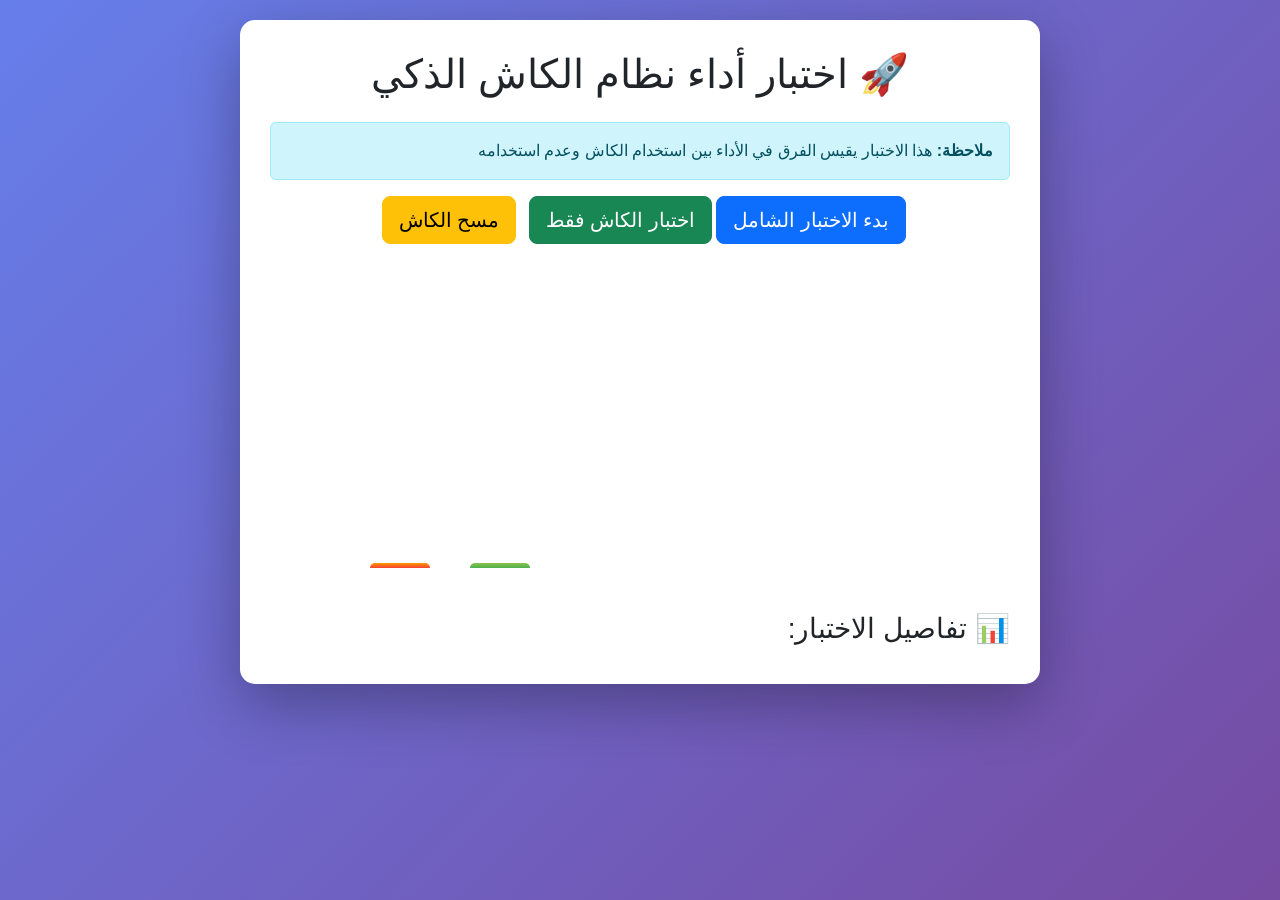
<file: test_cache_performance.html>
<!DOCTYPE html>
<html lang="ar" dir="rtl">
<head>
    <meta charset="UTF-8">
    <meta name="viewport" content="width=device-width, initial-scale=1.0">
    <title>اختبار أداء نظام الكاش الذكي</title>
    <link href="https://cdn.jsdelivr.net/npm/bootstrap@5.3.0/dist/css/bootstrap.min.css" rel="stylesheet">
    <style>
        body {
            font-family: 'Segoe UI', Tahoma, Geneva, Verdana, sans-serif;
            background: linear-gradient(135deg, #667eea 0%, #764ba2 100%);
            min-height: 100vh;
            padding: 20px;
        }
        .test-container {
            max-width: 800px;
            margin: 0 auto;
            background: white;
            border-radius: 15px;
            padding: 30px;
            box-shadow: 0 20px 60px rgba(0,0,0,0.3);
        }
        .test-result {
            margin: 20px 0;
            padding: 15px;
            border-radius: 8px;
            background: #f8f9fa;
        }
        .success { background: #d4edda; color: #155724; }
        .warning { background: #fff3cd; color: #856404; }
        .danger { background: #f8d7da; color: #721c24; }
        .performance-chart {
            height: 300px;
            margin: 20px 0;
            position: relative;
        }
        .bar {
            position: absolute;
            bottom: 0;
            width: 60px;
            background: linear-gradient(to top, #4CAF50, #8BC34A);
            border-radius: 5px 5px 0 0;
            transition: height 0.5s ease;
            display: flex;
            align-items: flex-end;
            justify-content: center;
            color: white;
            font-weight: bold;
            padding-bottom: 5px;
        }
        .bar.no-cache {
            background: linear-gradient(to top, #f44336, #ff9800);
            left: 100px;
        }
        .bar.with-cache {
            background: linear-gradient(to top, #4CAF50, #8BC34A);
            left: 200px;
        }
        .stats-grid {
            display: grid;
            grid-template-columns: repeat(auto-fit, minmax(200px, 1fr));
            gap: 15px;
            margin: 20px 0;
        }
        .stat-card {
            padding: 15px;
            background: linear-gradient(135deg, #667eea 0%, #764ba2 100%);
            color: white;
            border-radius: 10px;
            text-align: center;
        }
        .stat-value {
            font-size: 2em;
            font-weight: bold;
        }
        .stat-label {
            font-size: 0.9em;
            opacity: 0.9;
        }
    </style>
</head>
<body>
    <div class="test-container">
        <h1 class="text-center mb-4">🚀 اختبار أداء نظام الكاش الذكي</h1>
        
        <div class="alert alert-info">
            <strong>ملاحظة:</strong> هذا الاختبار يقيس الفرق في الأداء بين استخدام الكاش وعدم استخدامه
        </div>

        <div class="text-center mb-4">
            <button class="btn btn-primary btn-lg" onclick="runAllTests()">
                <i class="fas fa-play"></i> بدء الاختبار الشامل
            </button>
            <button class="btn btn-success btn-lg ms-2" onclick="runCacheTest()">
                <i class="fas fa-bolt"></i> اختبار الكاش فقط
            </button>
            <button class="btn btn-warning btn-lg ms-2" onclick="clearAllCache()">
                <i class="fas fa-trash"></i> مسح الكاش
            </button>
        </div>

        <div id="results"></div>
        
        <div class="performance-chart" id="chart">
            <div class="bar no-cache" id="noCacheBar" style="height: 0px;">
                <span id="noCacheTime">0ms</span>
            </div>
            <div class="bar with-cache" id="withCacheBar" style="height: 0px;">
                <span id="withCacheTime">0ms</span>
            </div>
        </div>
        
        <div class="stats-grid" id="statsGrid"></div>
        
        <div class="mt-4">
            <h3>📊 تفاصيل الاختبار:</h3>
            <div id="detailedResults"></div>
        </div>
    </div>

    <script src="js/smartCache.js"></script>
    <script>
        /**
         * اختبار أداء نظام الكاش الذكي
         * يقارن بين الأداء مع وبدون استخدام الكاش
         * يعرض النتائج بشكل مرئي وتفصيلي
         */
        
        // بيانات وهمية للاختبار
        const testData = {
            stores: Array.from({length: 100}, (_, i) => ({
                id: `store_${i}`,
                name: `محل ${i + 1}`,
                priceType: ['retail', 'wholesale', 'distributor'][i % 3]
            })),
            sales: Array.from({length: 1000}, (_, i) => ({
                id: `sale_${i}`,
                storeId: `store_${i % 100}`,
                total: Math.random() * 1000,
                date: '2024-01-01'
            })),
            payments: Array.from({length: 500}, (_, i) => ({
                id: `payment_${i}`,
                storeId: `store_${i % 100}`,
                amount: Math.random() * 500,
                date: '2024-01-01'
            }))
        };
        
        // تعيين البيانات الوهمية
        window.data = testData;
        
        /**
         * حساب الرصيد بدون كاش (الطريقة القديمة)
         * يحسب الرصيد في كل مرة من البداية
         */
        function calculateBalanceWithoutCache(storeId) {
            const sales = testData.sales.filter(s => s.storeId === storeId);
            const payments = testData.payments.filter(p => p.storeId === storeId);
            const totalSales = sales.reduce((sum, sale) => sum + sale.total, 0);
            const totalPayments = payments.reduce((sum, payment) => sum + payment.amount, 0);
            return totalSales - totalPayments;
        }
        
        /**
         * اختبار الأداء بدون كاش
         * يحسب الوقت المطلوب لحساب أرصدة جميع المحلات
         */
        async function testWithoutCache() {
            const startTime = performance.now();
            const results = [];
            
            for (const store of testData.stores) {
                const balance = calculateBalanceWithoutCache(store.id);
                results.push(balance);
            }
            
            const endTime = performance.now();
            const duration = endTime - startTime;
            
            return {
                duration: duration.toFixed(2),
                operations: testData.stores.length,
                avgTime: (duration / testData.stores.length).toFixed(2)
            };
        }
        
        /**
         * اختبار الأداء مع الكاش
         * يستخدم نظام الكاش الذكي لتسريع العمليات
         */
        async function testWithCache() {
            // مسح الكاش أولاً للحصول على نتائج دقيقة
            balanceCache.clear();
            
            const startTime = performance.now();
            const results = [];
            
            // المرة الأولى - يتم الحساب والحفظ
            for (const store of testData.stores) {
                const balance = await balanceCache.calculateBalance(store.id);
                results.push(balance);
            }
            
            const firstPassTime = performance.now() - startTime;
            
            // المرة الثانية - من الكاش
            const cacheStartTime = performance.now();
            const cachedResults = [];
            
            for (const store of testData.stores) {
                const balance = await balanceCache.calculateBalance(store.id);
                cachedResults.push(balance);
            }
            
            const cacheTime = performance.now() - cacheStartTime;
            
            return {
                firstPass: firstPassTime.toFixed(2),
                cachedPass: cacheTime.toFixed(2),
                operations: testData.stores.length,
                improvement: ((1 - cacheTime/firstPassTime) * 100).toFixed(1),
                cacheStats: balanceCache.getStats()
            };
        }
        
        /**
         * تشغيل جميع الاختبارات
         * يقارن بين الأداء مع وبدون الكاش
         */
        async function runAllTests() {
            const resultsDiv = document.getElementById('results');
            resultsDiv.innerHTML = '<div class="alert alert-warning">جاري تشغيل الاختبارات...</div>';
            
            // اختبار بدون كاش
            const noCacheResults = await testWithoutCache();
            
            // اختبار مع كاش
            const withCacheResults = await testWithCache();
            
            // عرض النتائج
            displayResults(noCacheResults, withCacheResults);
            
            // تحديث الرسم البياني
            updateChart(noCacheResults.duration, withCacheResults.cachedPass);
            
            // عرض الإحصائيات
            displayStats(withCacheResults.cacheStats);
        }
        
        /**
         * عرض نتائج الاختبار
         */
        function displayResults(noCache, withCache) {
            const resultsDiv = document.getElementById('results');
            const speedup = (parseFloat(noCache.duration) / parseFloat(withCache.cachedPass)).toFixed(1);
            
            resultsDiv.innerHTML = `
                <div class="test-result success">
                    <h4>✅ نتائج الاختبار:</h4>
                    <ul>
                        <li><strong>بدون كاش:</strong> ${noCache.duration}ms لـ ${noCache.operations} عملية</li>
                        <li><strong>مع كاش (أول مرة):</strong> ${withCache.firstPass}ms</li>
                        <li><strong>مع كاش (من الذاكرة):</strong> ${withCache.cachedPass}ms</li>
                        <li><strong>التحسين:</strong> ${withCache.improvement}% أسرع</li>
                        <li><strong>السرعة:</strong> ${speedup}x أسرع مع الكاش</li>
                    </ul>
                </div>
            `;
            
            // تفاصيل إضافية
            const detailedDiv = document.getElementById('detailedResults');
            detailedDiv.innerHTML = `
                <div class="test-result">
                    <h5>معلومات تفصيلية:</h5>
                    <table class="table table-sm">
                        <tr>
                            <td>عدد المحلات:</td>
                            <td>${testData.stores.length}</td>
                        </tr>
                        <tr>
                            <td>عدد المبيعات:</td>
                            <td>${testData.sales.length}</td>
                        </tr>
                        <tr>
                            <td>عدد المدفوعات:</td>
                            <td>${testData.payments.length}</td>
                        </tr>
                        <tr>
                            <td>متوسط الوقت بدون كاش:</td>
                            <td>${noCache.avgTime}ms لكل محل</td>
                        </tr>
                        <tr>
                            <td>متوسط الوقت مع كاش:</td>
                            <td>${(parseFloat(withCache.cachedPass) / withCache.operations).toFixed(3)}ms لكل محل</td>
                        </tr>
                    </table>
                </div>
            `;
        }
        
        /**
         * تحديث الرسم البياني
         */
        function updateChart(noCacheTime, withCacheTime) {
            const maxTime = Math.max(parseFloat(noCacheTime), parseFloat(withCacheTime));
            const scale = 250 / maxTime;
            
            document.getElementById('noCacheBar').style.height = (parseFloat(noCacheTime) * scale) + 'px';
            document.getElementById('withCacheBar').style.height = (parseFloat(withCacheTime) * scale) + 'px';
            
            document.getElementById('noCacheTime').textContent = noCacheTime + 'ms';
            document.getElementById('withCacheTime').textContent = withCacheTime + 'ms';
        }
        
        /**
         * عرض إحصائيات الكاش
         */
        function displayStats(stats) {
            const statsGrid = document.getElementById('statsGrid');
            
            statsGrid.innerHTML = `
                <div class="stat-card">
                    <div class="stat-value">${stats.size}</div>
                    <div class="stat-label">عناصر في الكاش</div>
                </div>
                <div class="stat-card">
                    <div class="stat-value">${stats.hits}</div>
                    <div class="stat-label">استخدامات ناجحة</div>
                </div>
                <div class="stat-card">
                    <div class="stat-value">${stats.misses}</div>
                    <div class="stat-label">عمليات حساب جديدة</div>
                </div>
                <div class="stat-card">
                    <div class="stat-value">${stats.hitRate}</div>
                    <div class="stat-label">نسبة النجاح</div>
                </div>
            `;
        }
        
        /**
         * اختبار الكاش فقط
         */
        async function runCacheTest() {
            const results = await testWithCache();
            const resultsDiv = document.getElementById('results');
            
            resultsDiv.innerHTML = `
                <div class="test-result success">
                    <h4>🎯 نتائج اختبار الكاش:</h4>
                    <ul>
                        <li><strong>الحساب الأول:</strong> ${results.firstPass}ms</li>
                        <li><strong>من الكاش:</strong> ${results.cachedPass}ms</li>
                        <li><strong>التحسين:</strong> ${results.improvement}%</li>
                        <li><strong>نسبة النجاح:</strong> ${results.cacheStats.hitRate}</li>
                    </ul>
                </div>
            `;
            
            displayStats(results.cacheStats);
        }
        
        /**
         * مسح جميع الكاش
         */
        function clearAllCache() {
            if (typeof balanceCache !== 'undefined') balanceCache.clear();
            if (typeof reportCache !== 'undefined') reportCache.clear();
            if (typeof generalCache !== 'undefined') generalCache.clear();
            
            const resultsDiv = document.getElementById('results');
            resultsDiv.innerHTML = `
                <div class="test-result warning">
                    <h4>🗑️ تم مسح جميع الكاش</h4>
                    <p>الكاش فارغ الآن وجاهز للاختبار من جديد</p>
                </div>
            `;
            
            document.getElementById('statsGrid').innerHTML = '';
            document.getElementById('detailedResults').innerHTML = '';
        }
    </script>
</body>
</html>
</file>
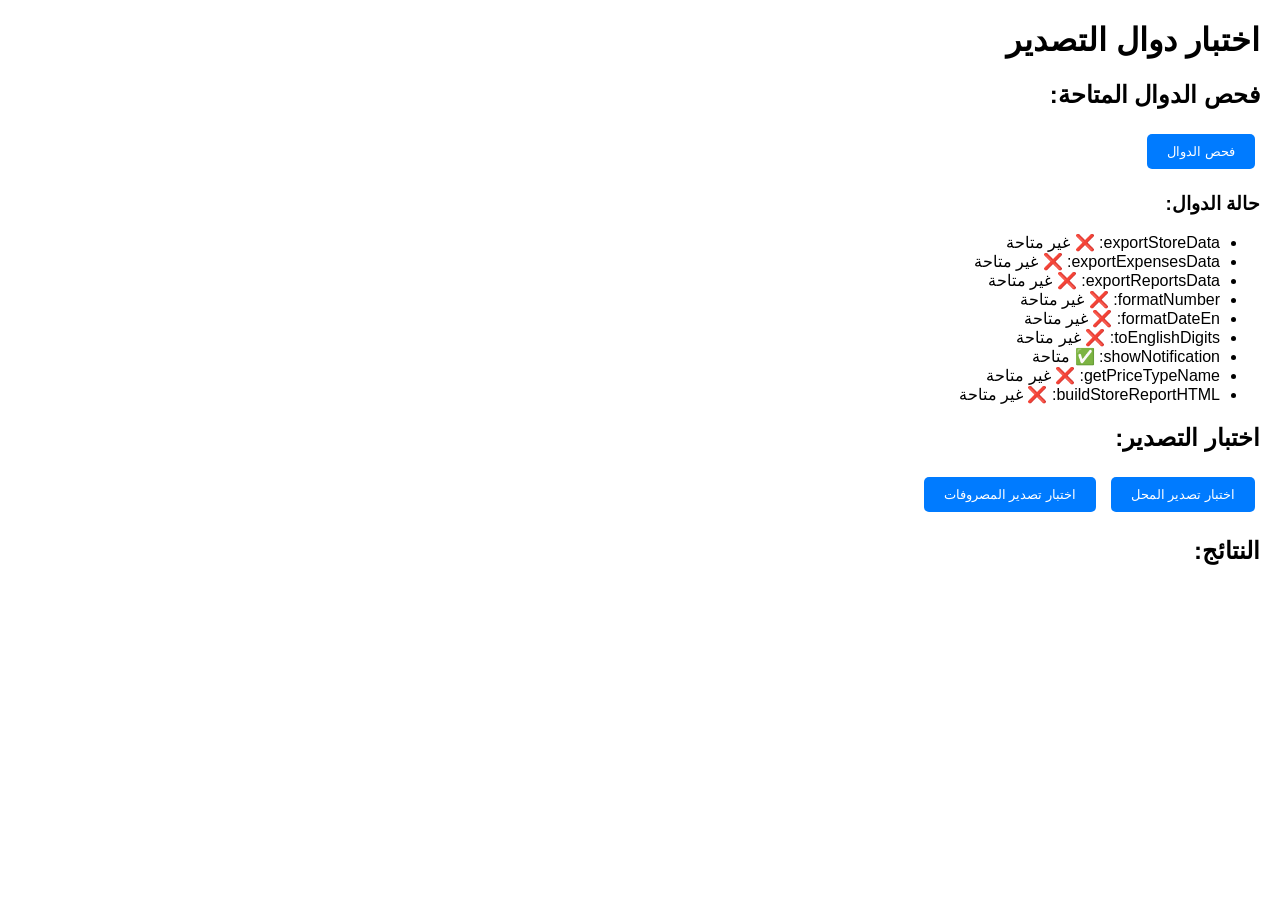
<file: test_export.html>
<!DOCTYPE html>
<html lang="ar" dir="rtl">
<head>
    <meta charset="UTF-8">
    <title>اختبار التصدير</title>
    <style>
        body {
            font-family: Arial, sans-serif;
            margin: 20px;
            direction: rtl;
        }
        .test-btn {
            background: #007bff;
            color: white;
            border: none;
            padding: 10px 20px;
            margin: 5px;
            cursor: pointer;
            border-radius: 5px;
        }
        .test-btn:hover {
            background: #0056b3;
        }
        .status {
            margin: 10px 0;
            padding: 10px;
            border-radius: 5px;
        }
        .success {
            background: #d4edda;
            color: #155724;
            border: 1px solid #c3e6cb;
        }
        .error {
            background: #f8d7da;
            color: #721c24;
            border: 1px solid #f5c6cb;
        }
        pre {
            background: #f8f9fa;
            padding: 10px;
            border-radius: 5px;
            overflow-x: auto;
        }
    </style>
</head>
<body>
    <h1>اختبار دوال التصدير</h1>
    
    <h2>فحص الدوال المتاحة:</h2>
    <button class="test-btn" onclick="checkFunctions()">فحص الدوال</button>
    <div id="functionStatus"></div>
    
    <h2>اختبار التصدير:</h2>
    <button class="test-btn" onclick="testExportStore()">اختبار تصدير المحل</button>
    <button class="test-btn" onclick="testExportExpenses()">اختبار تصدير المصروفات</button>
    
    <h2>النتائج:</h2>
    <div id="results"></div>
    
    <script>
        // بيانات وهمية للاختبار
        window.data = {
            stores: [
                { id: 'store1', name: 'محل الاختبار', priceType: 'retail' }
            ],
            sales: [
                { id: 'sale1', storeId: 'store1', packageId: 'pkg1', quantity: 5, total: 5000, date: '2024-01-01' }
            ],
            payments: [
                { id: 'pay1', storeId: 'store1', amount: 3000, date: '2024-01-02' }
            ],
            packages: [
                { id: 'pkg1', name: 'باقة 10 جيجا', retailPrice: 1000 }
            ],
            expenses: [
                { id: 'exp1', type: 'إيجار', amount: 5000, date: '2024-01-01' }
            ],
            inventory: []
        };
        
        function checkFunctions() {
            const functions = [
                'exportStoreData',
                'exportExpensesData',
                'exportReportsData',
                'formatNumber',
                'formatDateEn',
                'toEnglishDigits',
                'showNotification',
                'getPriceTypeName',
                'buildStoreReportHTML'
            ];
            
            let html = '<h3>حالة الدوال:</h3><ul>';
            functions.forEach(func => {
                const exists = typeof window[func] === 'function';
                const status = exists ? '✅ متاحة' : '❌ غير متاحة';
                html += `<li>${func}: ${status}</li>`;
            });
            html += '</ul>';
            
            document.getElementById('functionStatus').innerHTML = html;
        }
        
        async function testExportStore() {
            try {
                addResult('اختبار تصدير المحل...');
                
                if (typeof window.exportStoreData !== 'function') {
                    addResult('❌ دالة exportStoreData غير متاحة', 'error');
                    return;
                }
                
                // محاولة التصدير بصيغة JSON (لا يحتاج لتنزيل ملف)
                await window.exportStoreData('store1', 'json');
                addResult('✅ تم استدعاء دالة التصدير بنجاح', 'success');
                
            } catch (error) {
                addResult('❌ خطأ: ' + error.message, 'error');
                console.error(error);
            }
        }
        
        function testExportExpenses() {
            try {
                addResult('اختبار تصدير المصروفات...');
                
                if (typeof window.exportExpensesData !== 'function') {
                    addResult('❌ دالة exportExpensesData غير متاحة', 'error');
                    return;
                }
                
                // محاولة التصدير
                window.exportExpensesData('json');
                addResult('✅ تم استدعاء دالة التصدير بنجاح', 'success');
                
            } catch (error) {
                addResult('❌ خطأ: ' + error.message, 'error');
                console.error(error);
            }
        }
        
        function addResult(message, type = 'info') {
            const div = document.createElement('div');
            div.className = 'status ' + type;
            div.textContent = message;
            document.getElementById('results').appendChild(div);
        }
        
        // تحميل المكتبات المطلوبة
        window.moment = { 
            format: () => '20240101',
            ISO_8601: 'YYYY-MM-DD'
        };
        
        // دالة وهمية للإشعارات
        window.showNotification = window.showNotification || function(msg, type) {
            addResult('إشعار: ' + msg, type);
        };
        
        // فحص أولي عند التحميل
        window.onload = function() {
            setTimeout(checkFunctions, 1000);
        };
    </script>
</body>
</html>
</file>
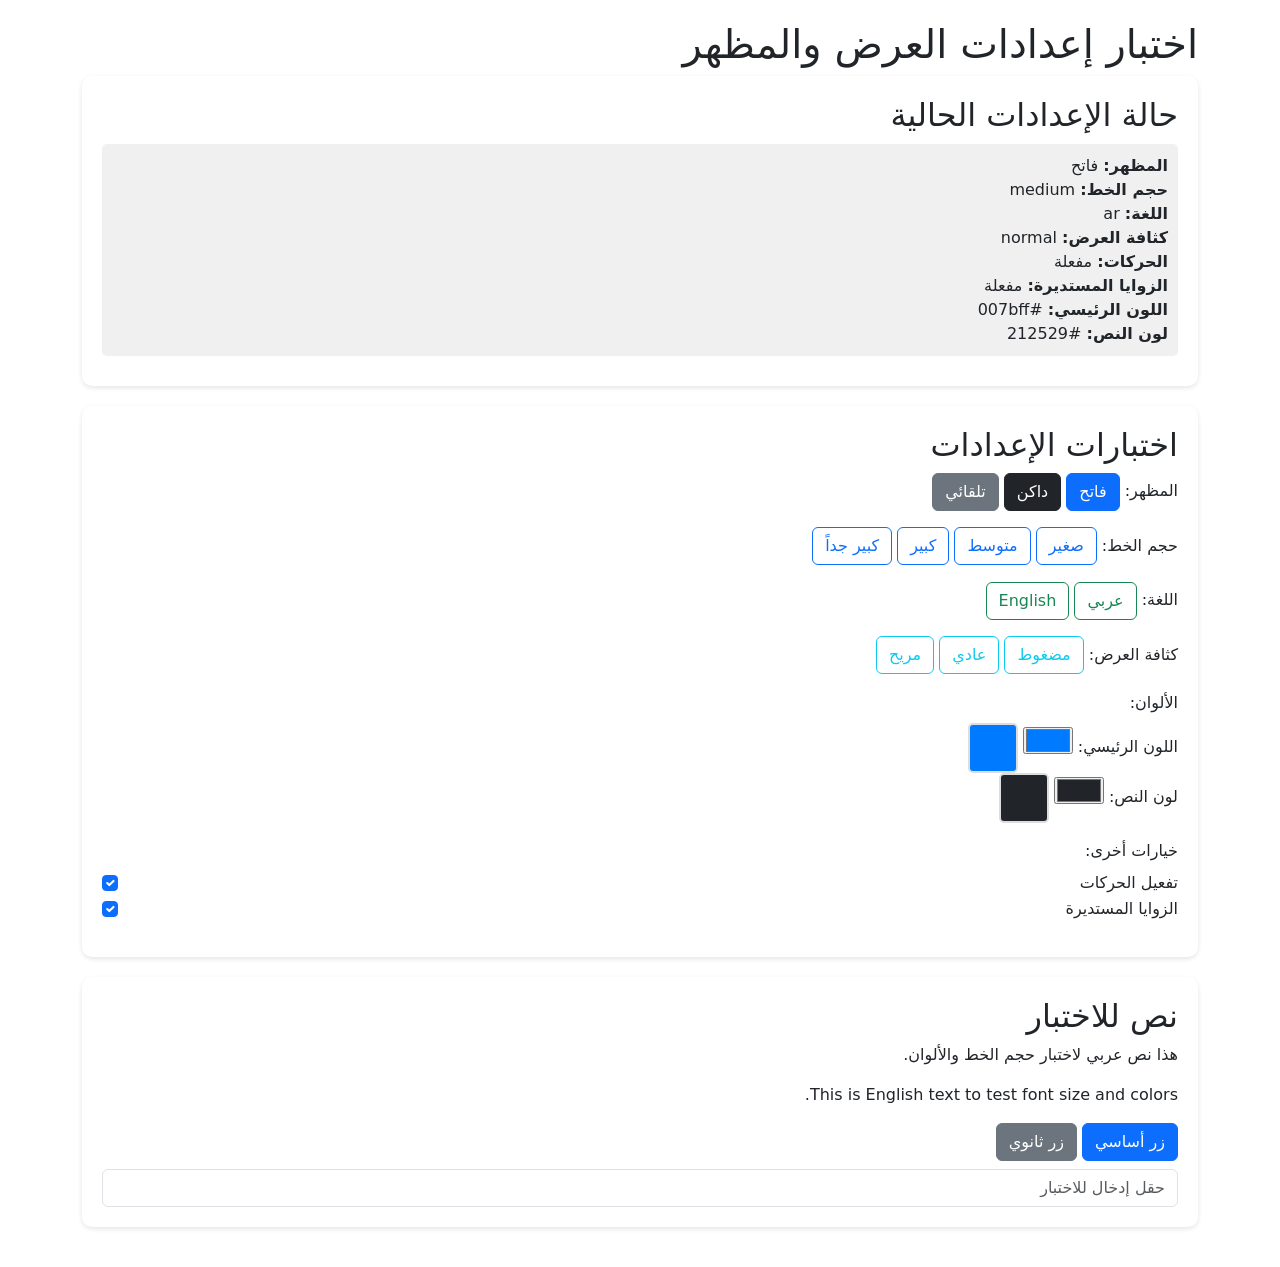
<file: test_settings.html>
<!DOCTYPE html>
<html lang="ar" dir="rtl">
<head>
    <meta charset="UTF-8">
    <meta name="viewport" content="width=device-width, initial-scale=1.0">
    <title>اختبار إعدادات العرض والمظهر</title>
    <link href="https://cdn.jsdelivr.net/npm/bootstrap@5.3.0/dist/css/bootstrap.min.css" rel="stylesheet">
    <style>
        body {
            padding: 20px;
            transition: all 0.3s ease;
        }
        
        .test-section {
            background: white;
            padding: 20px;
            margin-bottom: 20px;
            border-radius: 10px;
            box-shadow: 0 2px 5px rgba(0,0,0,0.1);
        }
        
        body.dark-theme {
            background-color: #1a1a1a;
            color: #e0e0e0;
        }
        
        body.dark-theme .test-section {
            background-color: #2d3748;
            color: #e0e0e0;
        }
        
        .color-preview {
            width: 50px;
            height: 50px;
            border: 2px solid #ddd;
            border-radius: 5px;
            display: inline-block;
            vertical-align: middle;
            margin-left: 10px;
        }
        
        .status {
            padding: 10px;
            margin: 10px 0;
            border-radius: 5px;
            background: #f0f0f0;
        }
        
        body.dark-theme .status {
            background: #374151;
        }
    </style>
</head>
<body>
    <div class="container">
        <h1>اختبار إعدادات العرض والمظهر</h1>
        
        <div class="test-section">
            <h2>حالة الإعدادات الحالية</h2>
            <div id="currentSettings" class="status"></div>
        </div>
        
        <div class="test-section">
            <h2>اختبارات الإعدادات</h2>
            
            <div class="mb-3">
                <label class="form-label">المظهر:</label>
                <button class="btn btn-primary" onclick="testTheme('light')">فاتح</button>
                <button class="btn btn-dark" onclick="testTheme('dark')">داكن</button>
                <button class="btn btn-secondary" onclick="testTheme('auto')">تلقائي</button>
            </div>
            
            <div class="mb-3">
                <label class="form-label">حجم الخط:</label>
                <button class="btn btn-outline-primary" onclick="testFontSize('small')">صغير</button>
                <button class="btn btn-outline-primary" onclick="testFontSize('medium')">متوسط</button>
                <button class="btn btn-outline-primary" onclick="testFontSize('large')">كبير</button>
                <button class="btn btn-outline-primary" onclick="testFontSize('xlarge')">كبير جداً</button>
            </div>
            
            <div class="mb-3">
                <label class="form-label">اللغة:</label>
                <button class="btn btn-outline-success" onclick="testLanguage('ar')">عربي</button>
                <button class="btn btn-outline-success" onclick="testLanguage('en')">English</button>
            </div>
            
            <div class="mb-3">
                <label class="form-label">كثافة العرض:</label>
                <button class="btn btn-outline-info" onclick="testDensity('compact')">مضغوط</button>
                <button class="btn btn-outline-info" onclick="testDensity('normal')">عادي</button>
                <button class="btn btn-outline-info" onclick="testDensity('comfortable')">مريح</button>
            </div>
            
            <div class="mb-3">
                <label class="form-label">الألوان:</label>
                <div>
                    <label>اللون الرئيسي:</label>
                    <input type="color" id="primaryColor" value="#007bff" onchange="testColor('primary', this.value)">
                    <span class="color-preview" id="primaryPreview" style="background: #007bff;"></span>
                </div>
                <div>
                    <label>لون النص:</label>
                    <input type="color" id="textColor" value="#212529" onchange="testColor('text', this.value)">
                    <span class="color-preview" id="textPreview" style="background: #212529;"></span>
                </div>
            </div>
            
            <div class="mb-3">
                <label class="form-label">خيارات أخرى:</label>
                <div class="form-check">
                    <input class="form-check-input" type="checkbox" id="animations" checked onchange="testAnimations(this.checked)">
                    <label class="form-check-label" for="animations">تفعيل الحركات</label>
                </div>
                <div class="form-check">
                    <input class="form-check-input" type="checkbox" id="roundedCorners" checked onchange="testRoundedCorners(this.checked)">
                    <label class="form-check-label" for="roundedCorners">الزوايا المستديرة</label>
                </div>
            </div>
        </div>
        
        <div class="test-section">
            <h2>نص للاختبار</h2>
            <p>هذا نص عربي لاختبار حجم الخط والألوان.</p>
            <p>This is English text to test font size and colors.</p>
            <button class="btn btn-primary">زر أساسي</button>
            <button class="btn btn-secondary">زر ثانوي</button>
            <input type="text" class="form-control mt-2" placeholder="حقل إدخال للاختبار">
        </div>
    </div>
    
    <script>
        // عرض حالة الإعدادات
        function updateStatus() {
            const status = {
                theme: document.body.classList.contains('dark-theme') ? 'داكن' : 'فاتح',
                fontSize: document.body.getAttribute('data-font-size') || 'medium',
                language: document.documentElement.lang || 'ar',
                density: document.body.getAttribute('data-density') || 'normal',
                animations: !document.body.classList.contains('no-animations'),
                roundedCorners: !document.body.classList.contains('no-rounded-corners'),
                primaryColor: getComputedStyle(document.documentElement).getPropertyValue('--primary-color') || '#007bff',
                textColor: getComputedStyle(document.documentElement).getPropertyValue('--text-color') || '#212529'
            };
            
            document.getElementById('currentSettings').innerHTML = `
                <strong>المظهر:</strong> ${status.theme}<br>
                <strong>حجم الخط:</strong> ${status.fontSize}<br>
                <strong>اللغة:</strong> ${status.language}<br>
                <strong>كثافة العرض:</strong> ${status.density}<br>
                <strong>الحركات:</strong> ${status.animations ? 'مفعلة' : 'معطلة'}<br>
                <strong>الزوايا المستديرة:</strong> ${status.roundedCorners ? 'مفعلة' : 'معطلة'}<br>
                <strong>اللون الرئيسي:</strong> ${status.primaryColor}<br>
                <strong>لون النص:</strong> ${status.textColor}
            `;
        }
        
        // اختبار المظهر
        function testTheme(theme) {
            if (theme === 'dark') {
                document.body.classList.add('dark-theme');
            } else if (theme === 'light') {
                document.body.classList.remove('dark-theme');
            } else if (theme === 'auto') {
                const prefersDark = window.matchMedia('(prefers-color-scheme: dark)').matches;
                document.body.classList.toggle('dark-theme', prefersDark);
            }
            updateStatus();
        }
        
        // اختبار حجم الخط
        function testFontSize(size) {
            document.body.setAttribute('data-font-size', size);
            const sizes = {
                'small': '12px',
                'medium': '14px',
                'large': '16px',
                'xlarge': '18px'
            };
            document.body.style.fontSize = sizes[size];
            updateStatus();
        }
        
        // اختبار اللغة
        function testLanguage(lang) {
            document.documentElement.lang = lang;
            document.body.setAttribute('lang', lang);
            document.documentElement.dir = lang === 'en' ? 'ltr' : 'rtl';
            updateStatus();
        }
        
        // اختبار كثافة العرض
        function testDensity(density) {
            document.body.setAttribute('data-density', density);
            
            // تطبيق أنماط الكثافة
            const elements = document.querySelectorAll('.test-section, .btn, .form-control');
            elements.forEach(el => {
                if (density === 'compact') {
                    el.style.padding = '10px';
                } else if (density === 'comfortable') {
                    el.style.padding = '30px';
                } else {
                    el.style.padding = '';
                }
            });
            updateStatus();
        }
        
        // اختبار الألوان
        function testColor(type, color) {
            if (type === 'primary') {
                document.documentElement.style.setProperty('--primary-color', color);
                document.getElementById('primaryPreview').style.background = color;
                // تطبيق اللون على الأزرار
                document.querySelectorAll('.btn-primary').forEach(btn => {
                    btn.style.backgroundColor = color;
                    btn.style.borderColor = color;
                });
            } else if (type === 'text') {
                document.documentElement.style.setProperty('--text-color', color);
                document.body.style.color = color;
                document.getElementById('textPreview').style.background = color;
            }
            updateStatus();
        }
        
        // اختبار الحركات
        function testAnimations(enabled) {
            document.body.classList.toggle('no-animations', !enabled);
            if (!enabled) {
                document.body.style.transition = 'none';
            } else {
                document.body.style.transition = 'all 0.3s ease';
            }
            updateStatus();
        }
        
        // اختبار الزوايا المستديرة
        function testRoundedCorners(enabled) {
            document.body.classList.toggle('no-rounded-corners', !enabled);
            const elements = document.querySelectorAll('.test-section, .btn, .form-control');
            elements.forEach(el => {
                el.style.borderRadius = enabled ? '' : '0';
            });
            updateStatus();
        }
        
        // تحديث الحالة عند التحميل
        updateStatus();
    </script>
</body>
</html>
</file>
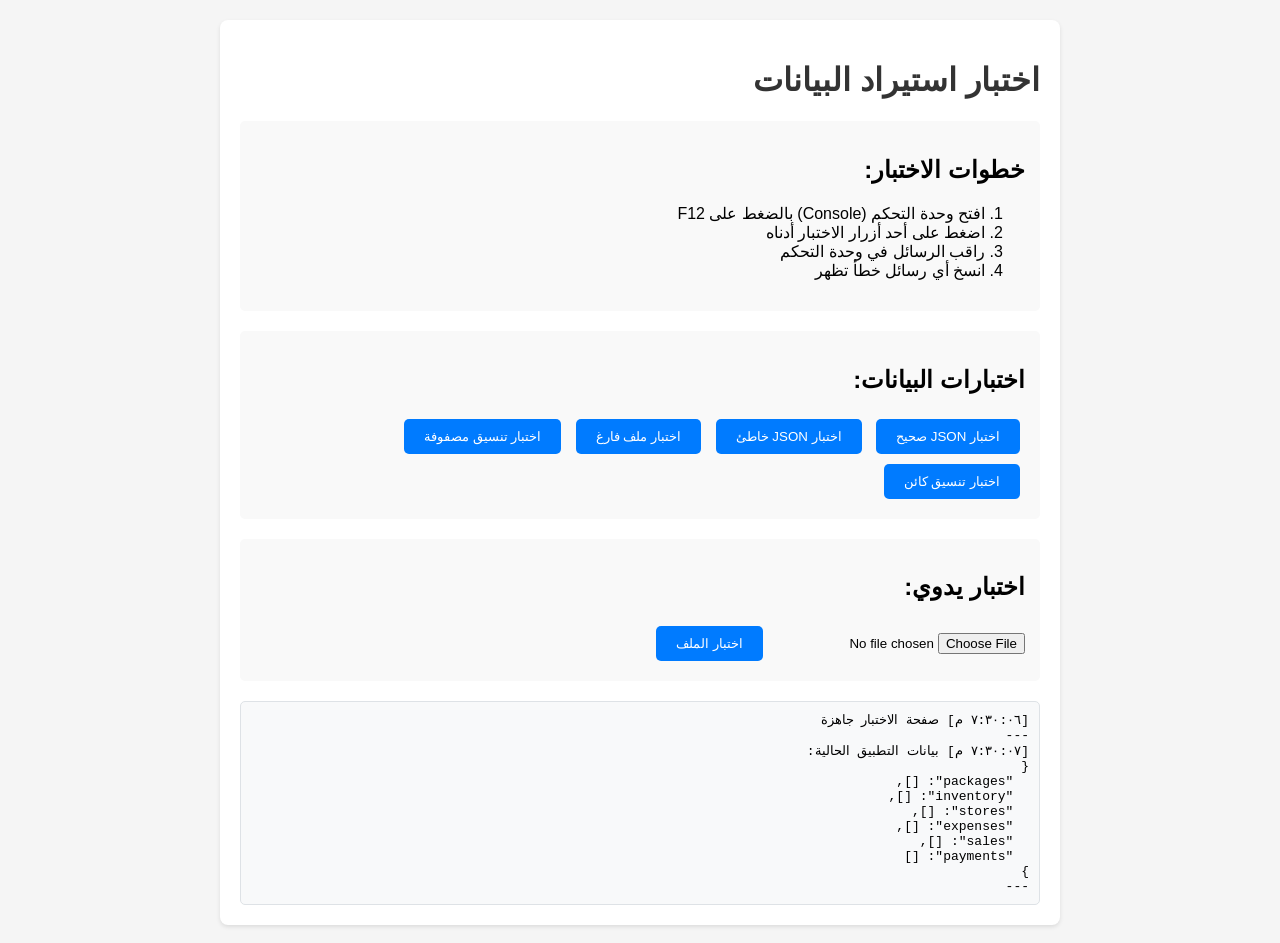
<file: اختبار_الاستيراد.html>
<!DOCTYPE html>
<html lang="ar" dir="rtl">
<head>
    <meta charset="UTF-8">
    <title>اختبار الاستيراد</title>
    <style>
        body {
            font-family: Arial, sans-serif;
            margin: 20px;
            background-color: #f5f5f5;
        }
        .container {
            max-width: 800px;
            margin: 0 auto;
            background: white;
            padding: 20px;
            border-radius: 8px;
            box-shadow: 0 2px 4px rgba(0,0,0,0.1);
        }
        h1 {
            color: #333;
        }
        .test-section {
            margin: 20px 0;
            padding: 15px;
            background: #f9f9f9;
            border-radius: 5px;
        }
        button {
            background: #007bff;
            color: white;
            border: none;
            padding: 10px 20px;
            border-radius: 5px;
            cursor: pointer;
            margin: 5px;
        }
        button:hover {
            background: #0056b3;
        }
        .error {
            color: #dc3545;
            margin: 10px 0;
        }
        .success {
            color: #28a745;
            margin: 10px 0;
        }
        .info {
            color: #17a2b8;
            margin: 10px 0;
        }
        #output {
            background: #f8f9fa;
            border: 1px solid #dee2e6;
            padding: 10px;
            border-radius: 5px;
            margin-top: 10px;
            white-space: pre-wrap;
            font-family: monospace;
            max-height: 400px;
            overflow-y: auto;
        }
    </style>
</head>
<body>
    <div class="container">
        <h1>اختبار استيراد البيانات</h1>
        
        <div class="test-section">
            <h2>خطوات الاختبار:</h2>
            <ol>
                <li>افتح وحدة التحكم (Console) بالضغط على F12</li>
                <li>اضغط على أحد أزرار الاختبار أدناه</li>
                <li>راقب الرسائل في وحدة التحكم</li>
                <li>انسخ أي رسائل خطأ تظهر</li>
            </ol>
        </div>

        <div class="test-section">
            <h2>اختبارات البيانات:</h2>
            <button onclick="testValidJSON()">اختبار JSON صحيح</button>
            <button onclick="testInvalidJSON()">اختبار JSON خاطئ</button>
            <button onclick="testEmptyFile()">اختبار ملف فارغ</button>
            <button onclick="testArrayFormat()">اختبار تنسيق مصفوفة</button>
            <button onclick="testObjectFormat()">اختبار تنسيق كائن</button>
        </div>

        <div class="test-section">
            <h2>اختبار يدوي:</h2>
            <input type="file" id="testFile" accept=".json">
            <button onclick="testManualImport()">اختبار الملف</button>
        </div>

        <div id="result"></div>
        <div id="output"></div>
    </div>

    <script>
        // محاكاة بيانات التطبيق
        window.data = {
            packages: [],
            inventory: [],
            stores: [],
            expenses: [],
            sales: [],
            payments: []
        };

        function showResult(message, type) {
            const resultDiv = document.getElementById('result');
            resultDiv.className = type;
            resultDiv.textContent = message;
        }

        function log(message, data) {
            const output = document.getElementById('output');
            const timestamp = new Date().toLocaleTimeString('ar-SA');
            output.textContent += `[${timestamp}] ${message}\n`;
            if (data) {
                output.textContent += JSON.stringify(data, null, 2) + '\n';
            }
            output.textContent += '---\n';
            console.log(message, data);
        }

        function testValidJSON() {
            log('اختبار JSON صحيح');
            const validData = {
                packages: [
                    {
                        id: "pkg_test_1",
                        name: "باقة اختبار",
                        retailPrice: 100
                    }
                ]
            };
            
            try {
                log('البيانات المختبرة:', validData);
                // محاكاة الاستيراد
                if (validData && typeof validData === 'object') {
                    log('✓ البيانات كائن صحيح');
                    if (Array.isArray(validData.packages)) {
                        log('✓ الباقات مصفوفة صحيحة');
                        showResult('اختبار ناجح: JSON صحيح', 'success');
                    }
                }
            } catch (error) {
                log('✗ خطأ:', error.message);
                showResult('فشل الاختبار: ' + error.message, 'error');
            }
        }

        function testInvalidJSON() {
            log('اختبار JSON خاطئ');
            const invalidJSON = '{invalid json}';
            
            try {
                JSON.parse(invalidJSON);
            } catch (error) {
                log('✓ تم اكتشاف JSON خاطئ بنجاح:', error.message);
                showResult('اختبار ناجح: تم اكتشاف الخطأ', 'success');
            }
        }

        function testEmptyFile() {
            log('اختبار ملف فارغ');
            const emptyData = '';
            
            try {
                const parsed = JSON.parse(emptyData);
            } catch (error) {
                log('✓ تم اكتشاف ملف فارغ:', error.message);
                showResult('اختبار ناجح: تم اكتشاف الملف الفارغ', 'success');
            }
        }

        function testArrayFormat() {
            log('اختبار تنسيق مصفوفة');
            const arrayData = [
                {
                    id: "pkg_1",
                    name: "باقة 1"
                }
            ];
            
            try {
                if (Array.isArray(arrayData)) {
                    log('✓ البيانات مصفوفة صحيحة');
                    showResult('اختبار ناجح: تنسيق المصفوفة صحيح', 'success');
                }
            } catch (error) {
                log('✗ خطأ:', error.message);
                showResult('فشل الاختبار: ' + error.message, 'error');
            }
        }

        function testObjectFormat() {
            log('اختبار تنسيق كائن');
            const objectData = {
                packages: [
                    {
                        id: "pkg_1",
                        name: "باقة 1"
                    }
                ]
            };
            
            try {
                if (objectData.packages && Array.isArray(objectData.packages)) {
                    log('✓ البيانات كائن يحتوي على مصفوفة packages');
                    showResult('اختبار ناجح: تنسيق الكائن صحيح', 'success');
                }
            } catch (error) {
                log('✗ خطأ:', error.message);
                showResult('فشل الاختبار: ' + error.message, 'error');
            }
        }

        function testManualImport() {
            const fileInput = document.getElementById('testFile');
            if (!fileInput.files.length) {
                showResult('يرجى اختيار ملف أولاً', 'error');
                return;
            }

            const file = fileInput.files[0];
            log('اختبار ملف:', file.name);
            
            const reader = new FileReader();
            
            reader.onload = function(e) {
                try {
                    log('محتوى الملف (أول 200 حرف):', e.target.result.substring(0, 200));
                    const data = JSON.parse(e.target.result);
                    log('تم تحليل JSON بنجاح:', data);
                    showResult('تم قراءة الملف بنجاح', 'success');
                } catch (error) {
                    log('✗ خطأ في تحليل JSON:', error.message);
                    showResult('خطأ: ' + error.message, 'error');
                }
            };
            
            reader.onerror = function() {
                log('✗ خطأ في قراءة الملف');
                showResult('خطأ في قراءة الملف', 'error');
            };
            
            reader.readAsText(file);
        }

        // تشغيل اختبار أولي
        window.onload = function() {
            log('صفحة الاختبار جاهزة');
            log('بيانات التطبيق الحالية:', window.data);
        };
    </script>
</body>
</html>
</file>
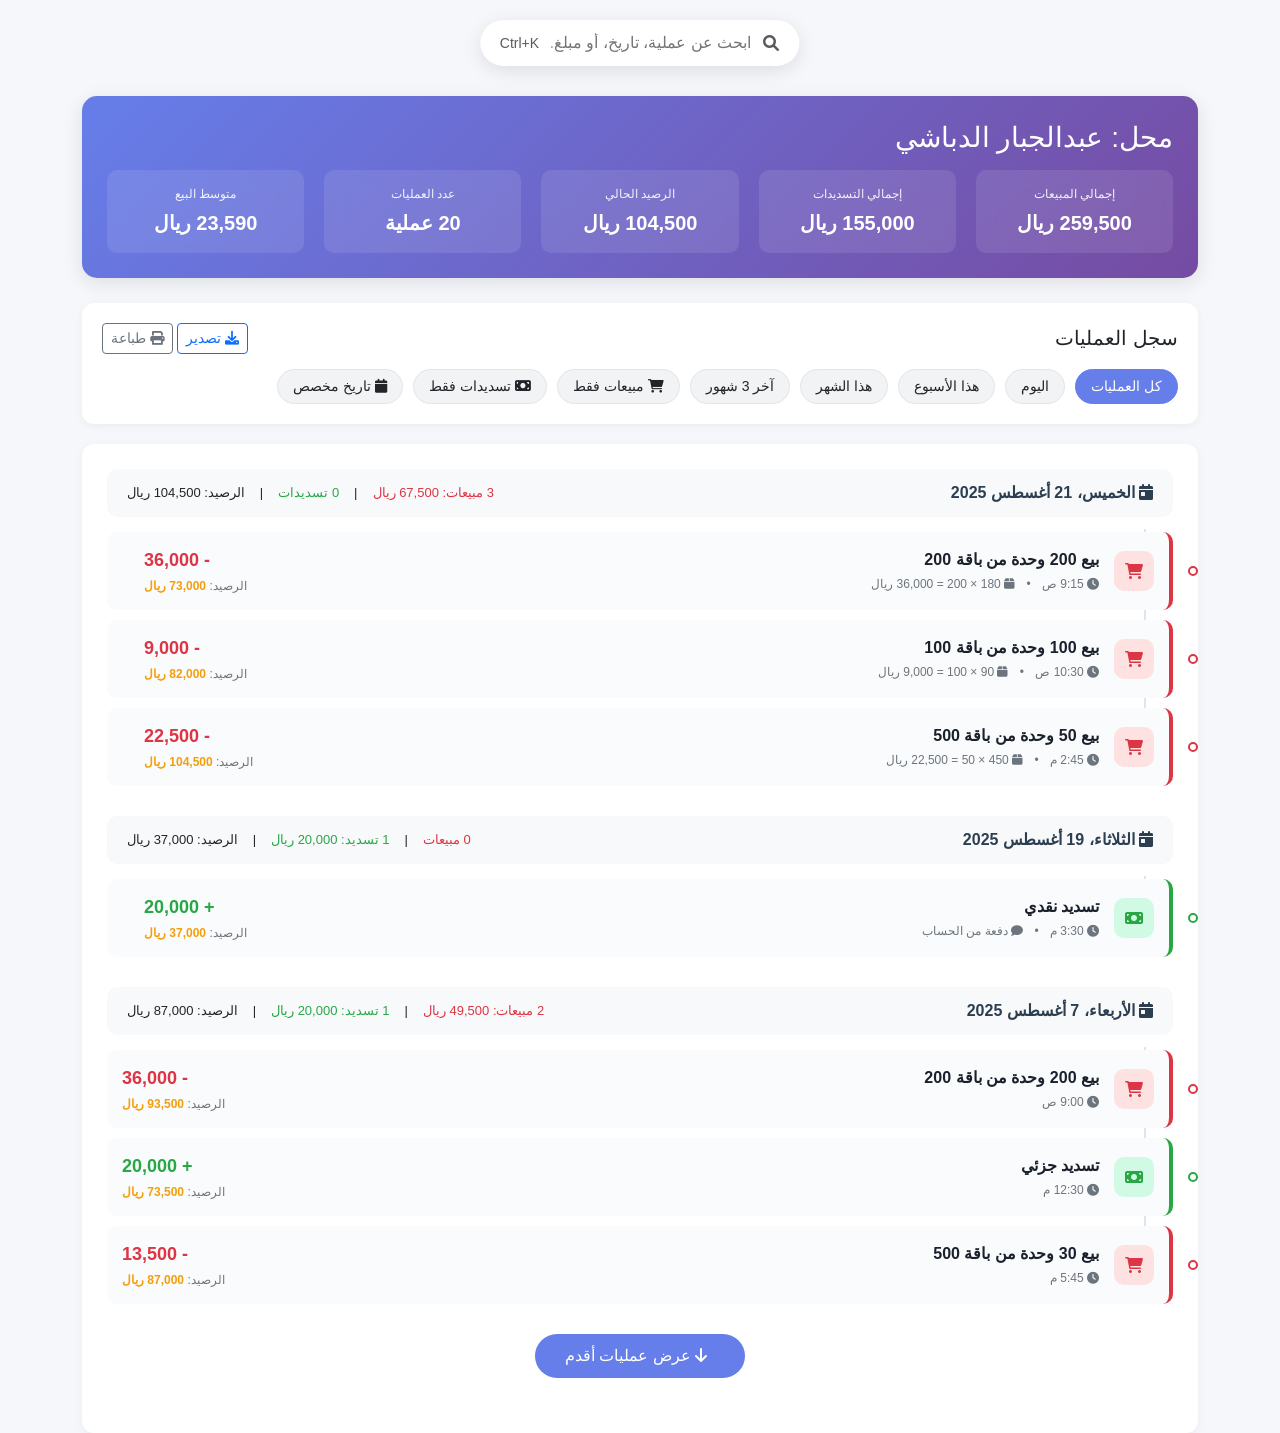
<file: تحسين_عرض_المحل_متكامل.html>
<!DOCTYPE html>
<html dir="rtl" lang="ar">
<head>
    <meta charset="UTF-8">
    <meta name="viewport" content="width=device-width, initial-scale=1.0">
    <title>عرض محسّن لبيانات المحل</title>
    <link href="https://cdn.jsdelivr.net/npm/bootstrap@5.3.0/dist/css/bootstrap.min.css" rel="stylesheet">
    <link rel="stylesheet" href="https://cdnjs.cloudflare.com/ajax/libs/font-awesome/6.0.0/css/all.min.css">
    <style>
        body {
            font-family: 'Segoe UI', Tahoma, Geneva, Verdana, sans-serif;
            background: #f5f7fa;
        }
        
        /* الملخص العلوي */
        .top-summary {
            background: linear-gradient(135deg, #667eea 0%, #764ba2 100%);
            color: white;
            padding: 25px;
            border-radius: 15px;
            margin-bottom: 25px;
            box-shadow: 0 5px 20px rgba(0,0,0,0.1);
        }
        
        .summary-grid {
            display: grid;
            grid-template-columns: repeat(auto-fit, minmax(150px, 1fr));
            gap: 20px;
            margin-top: 15px;
        }
        
        .summary-item {
            text-align: center;
            padding: 15px;
            background: rgba(255,255,255,0.1);
            border-radius: 10px;
            backdrop-filter: blur(10px);
        }
        
        .summary-item .label {
            font-size: 12px;
            opacity: 0.9;
            margin-bottom: 5px;
        }
        
        .summary-item .value {
            font-size: 20px;
            font-weight: bold;
        }
        
        /* شريط الفلترة */
        .filter-bar {
            background: white;
            padding: 20px;
            border-radius: 12px;
            box-shadow: 0 2px 10px rgba(0,0,0,0.05);
            margin-bottom: 20px;
        }
        
        .filter-pills {
            display: flex;
            gap: 10px;
            flex-wrap: wrap;
            margin-top: 15px;
        }
        
        .filter-pill {
            padding: 6px 15px;
            border-radius: 20px;
            background: #f1f3f5;
            border: 1px solid #e1e5eb;
            cursor: pointer;
            transition: all 0.3s;
            font-size: 14px;
        }
        
        .filter-pill:hover {
            background: #e1e5eb;
        }
        
        .filter-pill.active {
            background: #667eea;
            color: white;
            border-color: #667eea;
        }
        
        /* الخط الزمني */
        .timeline-container {
            background: white;
            padding: 25px;
            border-radius: 12px;
            box-shadow: 0 2px 10px rgba(0,0,0,0.05);
        }
        
        /* يوم واحد */
        .day-group {
            margin-bottom: 30px;
            position: relative;
        }
        
        .day-header {
            background: #f8f9fa;
            padding: 12px 20px;
            border-radius: 10px;
            margin-bottom: 15px;
            display: flex;
            justify-content: space-between;
            align-items: center;
            cursor: pointer;
            transition: all 0.3s;
        }
        
        .day-header:hover {
            background: #e9ecef;
        }
        
        .day-header .date {
            font-weight: bold;
            color: #2c3e50;
        }
        
        .day-summary {
            display: flex;
            gap: 15px;
            font-size: 13px;
        }
        
        .day-summary .sales {
            color: #dc3545;
        }
        
        .day-summary .payments {
            color: #28a745;
        }
        
        /* العمليات */
        .transaction {
            display: flex;
            align-items: center;
            padding: 15px;
            margin-bottom: 10px;
            border-radius: 10px;
            background: #fafbfc;
            border-right: 4px solid transparent;
            transition: all 0.3s;
            position: relative;
        }
        
        .transaction:hover {
            background: #f1f3f5;
            transform: translateX(-5px);
        }
        
        .transaction.sale {
            border-right-color: #dc3545;
        }
        
        .transaction.payment {
            border-right-color: #28a745;
        }
        
        /* أيقونة العملية */
        .transaction-icon {
            width: 40px;
            height: 40px;
            border-radius: 10px;
            display: flex;
            align-items: center;
            justify-content: center;
            margin-left: 15px;
        }
        
        .transaction.sale .transaction-icon {
            background: #fee2e2;
            color: #dc3545;
        }
        
        .transaction.payment .transaction-icon {
            background: #d1fae5;
            color: #28a745;
        }
        
        /* تفاصيل العملية */
        .transaction-details {
            flex: 1;
        }
        
        .transaction-title {
            font-weight: 600;
            color: #1a202c;
            margin-bottom: 3px;
        }
        
        .transaction-meta {
            font-size: 12px;
            color: #6c757d;
        }
        
        /* المبلغ والرصيد */
        .transaction-amounts {
            text-align: left;
            margin-right: 15px;
        }
        
        .amount {
            font-size: 18px;
            font-weight: bold;
            margin-bottom: 3px;
        }
        
        .transaction.sale .amount {
            color: #dc3545;
        }
        
        .transaction.payment .amount {
            color: #28a745;
        }
        
        .balance {
            font-size: 12px;
            color: #6c757d;
        }
        
        .balance .value {
            font-weight: 600;
            color: #f59e0b;
        }
        
        /* خط الاتصال بين العمليات */
        .day-group::before {
            content: '';
            position: absolute;
            right: 27px;
            top: 60px;
            bottom: 10px;
            width: 2px;
            background: #e1e5eb;
            z-index: 0;
        }
        
        /* نقطة على الخط الزمني */
        .transaction::before {
            content: '';
            position: absolute;
            right: -29px;
            width: 10px;
            height: 10px;
            border-radius: 50%;
            background: white;
            border: 2px solid #e1e5eb;
        }
        
        .transaction.sale::before {
            border-color: #dc3545;
        }
        
        .transaction.payment::before {
            border-color: #28a745;
        }
        
        /* أزرار الإجراءات */
        .transaction-actions {
            opacity: 0;
            transition: opacity 0.3s;
        }
        
        .transaction:hover .transaction-actions {
            opacity: 1;
        }
        
        /* شريط البحث العائم */
        .floating-search {
            position: fixed;
            top: 20px;
            left: 50%;
            transform: translateX(-50%);
            background: white;
            padding: 10px 20px;
            border-radius: 30px;
            box-shadow: 0 5px 20px rgba(0,0,0,0.1);
            z-index: 1000;
            display: flex;
            align-items: center;
            gap: 10px;
            min-width: 300px;
        }
        
        .floating-search input {
            border: none;
            outline: none;
            flex: 1;
        }
        
        /* مؤشر عدم وجود نتائج */
        .no-results {
            text-align: center;
            padding: 40px;
            color: #6c757d;
        }
        
        /* زر تحميل المزيد */
        .load-more-btn {
            display: block;
            margin: 30px auto;
            padding: 10px 30px;
            background: #667eea;
            color: white;
            border: none;
            border-radius: 25px;
            cursor: pointer;
            transition: all 0.3s;
        }
        
        .load-more-btn:hover {
            background: #5a67d8;
            transform: translateY(-2px);
            box-shadow: 0 5px 15px rgba(102, 126, 234, 0.4);
        }
        
        /* التحديد المتعدد */
        .multi-select-bar {
            position: fixed;
            bottom: 20px;
            left: 50%;
            transform: translateX(-50%);
            background: #2c3e50;
            color: white;
            padding: 15px 30px;
            border-radius: 30px;
            box-shadow: 0 5px 20px rgba(0,0,0,0.2);
            display: none;
            align-items: center;
            gap: 20px;
        }
        
        .multi-select-bar.show {
            display: flex;
        }
        
        /* رسالة الرصيد السالب */
        .negative-balance-alert {
            background: #fee2e2;
            color: #dc3545;
            padding: 10px 15px;
            border-radius: 8px;
            margin: 10px 0;
            font-size: 13px;
            display: flex;
            align-items: center;
            gap: 10px;
        }
    </style>
</head>
<body>
    <!-- شريط البحث العائم -->
    <div class="floating-search">
        <i class="fas fa-search text-muted"></i>
        <input type="text" placeholder="ابحث عن عملية، تاريخ، أو مبلغ...">
        <span class="text-muted small">Ctrl+K</span>
    </div>
    
    <div class="container mt-5 pt-5">
        <!-- الملخص العلوي -->
        <div class="top-summary">
            <h3 class="mb-0">محل: عبدالجبار الدباشي</h3>
            <div class="summary-grid">
                <div class="summary-item">
                    <div class="label">إجمالي المبيعات</div>
                    <div class="value">259,500 ريال</div>
                </div>
                <div class="summary-item">
                    <div class="label">إجمالي التسديدات</div>
                    <div class="value">155,000 ريال</div>
                </div>
                <div class="summary-item">
                    <div class="label">الرصيد الحالي</div>
                    <div class="value">104,500 ريال</div>
                </div>
                <div class="summary-item">
                    <div class="label">عدد العمليات</div>
                    <div class="value">20 عملية</div>
                </div>
                <div class="summary-item">
                    <div class="label">متوسط البيع</div>
                    <div class="value">23,590 ريال</div>
                </div>
            </div>
        </div>
        
        <!-- شريط الفلترة -->
        <div class="filter-bar">
            <div class="d-flex justify-content-between align-items-center">
                <h5 class="mb-0">سجل العمليات</h5>
                <div>
                    <button class="btn btn-sm btn-outline-primary">
                        <i class="fas fa-download"></i> تصدير
                    </button>
                    <button class="btn btn-sm btn-outline-secondary">
                        <i class="fas fa-print"></i> طباعة
                    </button>
                </div>
            </div>
            
            <div class="filter-pills">
                <div class="filter-pill active">كل العمليات</div>
                <div class="filter-pill">اليوم</div>
                <div class="filter-pill">هذا الأسبوع</div>
                <div class="filter-pill">هذا الشهر</div>
                <div class="filter-pill">آخر 3 شهور</div>
                <div class="filter-pill">
                    <i class="fas fa-shopping-cart"></i> مبيعات فقط
                </div>
                <div class="filter-pill">
                    <i class="fas fa-money-bill"></i> تسديدات فقط
                </div>
                <div class="filter-pill">
                    <i class="fas fa-calendar"></i> تاريخ مخصص
                </div>
            </div>
        </div>
        
        <!-- الخط الزمني -->
        <div class="timeline-container">
            <!-- يوم 21 أغسطس -->
            <div class="day-group">
                <div class="day-header">
                    <div class="date">
                        <i class="fas fa-calendar-day"></i> الخميس، 21 أغسطس 2025
                    </div>
                    <div class="day-summary">
                        <span class="sales">3 مبيعات: 67,500 ريال</span>
                        <span>|</span>
                        <span class="payments">0 تسديدات</span>
                        <span>|</span>
                        <span>الرصيد: 104,500 ريال</span>
                    </div>
                </div>
                
                <!-- عملية 1 -->
                <div class="transaction sale">
                    <div class="transaction-icon">
                        <i class="fas fa-shopping-cart"></i>
                    </div>
                    <div class="transaction-details">
                        <div class="transaction-title">بيع 200 وحدة من باقة 200</div>
                        <div class="transaction-meta">
                            <i class="fas fa-clock"></i> 9:15 ص
                            <span class="mx-2">•</span>
                            <i class="fas fa-box"></i> 180 × 200 = 36,000 ريال
                        </div>
                    </div>
                    <div class="transaction-amounts">
                        <div class="amount">- 36,000</div>
                        <div class="balance">الرصيد: <span class="value">73,000 ريال</span></div>
                    </div>
                    <div class="transaction-actions">
                        <button class="btn btn-sm btn-light">
                            <i class="fas fa-ellipsis-v"></i>
                        </button>
                    </div>
                </div>
                
                <!-- عملية 2 -->
                <div class="transaction sale">
                    <div class="transaction-icon">
                        <i class="fas fa-shopping-cart"></i>
                    </div>
                    <div class="transaction-details">
                        <div class="transaction-title">بيع 100 وحدة من باقة 100</div>
                        <div class="transaction-meta">
                            <i class="fas fa-clock"></i> 10:30 ص
                            <span class="mx-2">•</span>
                            <i class="fas fa-box"></i> 90 × 100 = 9,000 ريال
                        </div>
                    </div>
                    <div class="transaction-amounts">
                        <div class="amount">- 9,000</div>
                        <div class="balance">الرصيد: <span class="value">82,000 ريال</span></div>
                    </div>
                    <div class="transaction-actions">
                        <button class="btn btn-sm btn-light">
                            <i class="fas fa-ellipsis-v"></i>
                        </button>
                    </div>
                </div>
                
                <!-- عملية 3 -->
                <div class="transaction sale">
                    <div class="transaction-icon">
                        <i class="fas fa-shopping-cart"></i>
                    </div>
                    <div class="transaction-details">
                        <div class="transaction-title">بيع 50 وحدة من باقة 500</div>
                        <div class="transaction-meta">
                            <i class="fas fa-clock"></i> 2:45 م
                            <span class="mx-2">•</span>
                            <i class="fas fa-box"></i> 450 × 50 = 22,500 ريال
                        </div>
                    </div>
                    <div class="transaction-amounts">
                        <div class="amount">- 22,500</div>
                        <div class="balance">الرصيد: <span class="value">104,500 ريال</span></div>
                    </div>
                    <div class="transaction-actions">
                        <button class="btn btn-sm btn-light">
                            <i class="fas fa-ellipsis-v"></i>
                        </button>
                    </div>
                </div>
            </div>
            
            <!-- يوم 19 أغسطس -->
            <div class="day-group">
                <div class="day-header">
                    <div class="date">
                        <i class="fas fa-calendar-day"></i> الثلاثاء، 19 أغسطس 2025
                    </div>
                    <div class="day-summary">
                        <span class="sales">0 مبيعات</span>
                        <span>|</span>
                        <span class="payments">1 تسديد: 20,000 ريال</span>
                        <span>|</span>
                        <span>الرصيد: 37,000 ريال</span>
                    </div>
                </div>
                
                <!-- تسديد -->
                <div class="transaction payment">
                    <div class="transaction-icon">
                        <i class="fas fa-money-bill"></i>
                    </div>
                    <div class="transaction-details">
                        <div class="transaction-title">تسديد نقدي</div>
                        <div class="transaction-meta">
                            <i class="fas fa-clock"></i> 3:30 م
                            <span class="mx-2">•</span>
                            <i class="fas fa-comment"></i> دفعة من الحساب
                        </div>
                    </div>
                    <div class="transaction-amounts">
                        <div class="amount">+ 20,000</div>
                        <div class="balance">الرصيد: <span class="value">37,000 ريال</span></div>
                    </div>
                    <div class="transaction-actions">
                        <button class="btn btn-sm btn-light">
                            <i class="fas fa-ellipsis-v"></i>
                        </button>
                    </div>
                </div>
            </div>
            
            <!-- يوم 7 أغسطس مع مبيعات وتسديدات -->
            <div class="day-group">
                <div class="day-header">
                    <div class="date">
                        <i class="fas fa-calendar-day"></i> الأربعاء، 7 أغسطس 2025
                    </div>
                    <div class="day-summary">
                        <span class="sales">2 مبيعات: 49,500 ريال</span>
                        <span>|</span>
                        <span class="payments">1 تسديد: 20,000 ريال</span>
                        <span>|</span>
                        <span>الرصيد: 87,000 ريال</span>
                    </div>
                </div>
                
                <!-- مبيعة صباحية -->
                <div class="transaction sale">
                    <div class="transaction-icon">
                        <i class="fas fa-shopping-cart"></i>
                    </div>
                    <div class="transaction-details">
                        <div class="transaction-title">بيع 200 وحدة من باقة 200</div>
                        <div class="transaction-meta">
                            <i class="fas fa-clock"></i> 9:00 ص
                        </div>
                    </div>
                    <div class="transaction-amounts">
                        <div class="amount">- 36,000</div>
                        <div class="balance">الرصيد: <span class="value">93,500 ريال</span></div>
                    </div>
                </div>
                
                <!-- تسديد منتصف النهار -->
                <div class="transaction payment">
                    <div class="transaction-icon">
                        <i class="fas fa-money-bill"></i>
                    </div>
                    <div class="transaction-details">
                        <div class="transaction-title">تسديد جزئي</div>
                        <div class="transaction-meta">
                            <i class="fas fa-clock"></i> 12:30 م
                        </div>
                    </div>
                    <div class="transaction-amounts">
                        <div class="amount">+ 20,000</div>
                        <div class="balance">الرصيد: <span class="value">73,500 ريال</span></div>
                    </div>
                </div>
                
                <!-- مبيعة مسائية -->
                <div class="transaction sale">
                    <div class="transaction-icon">
                        <i class="fas fa-shopping-cart"></i>
                    </div>
                    <div class="transaction-details">
                        <div class="transaction-title">بيع 30 وحدة من باقة 500</div>
                        <div class="transaction-meta">
                            <i class="fas fa-clock"></i> 5:45 م
                        </div>
                    </div>
                    <div class="transaction-amounts">
                        <div class="amount">- 13,500</div>
                        <div class="balance">الرصيد: <span class="value">87,000 ريال</span></div>
                    </div>
                </div>
            </div>
            
            <!-- زر تحميل المزيد -->
            <button class="load-more-btn">
                <i class="fas fa-arrow-down me-2"></i>
                عرض عمليات أقدم
            </button>
        </div>
    </div>
    
    <!-- شريط التحديد المتعدد -->
    <div class="multi-select-bar">
        <span>تم تحديد 3 عمليات</span>
        <button class="btn btn-sm btn-light">
            <i class="fas fa-print"></i> طباعة
        </button>
        <button class="btn btn-sm btn-light">
            <i class="fas fa-file-export"></i> تصدير
        </button>
        <button class="btn btn-sm btn-danger">
            <i class="fas fa-trash"></i> حذف
        </button>
        <button class="btn btn-sm btn-secondary" onclick="this.parentElement.classList.remove('show')">
            إلغاء
        </button>
    </div>
    
    <script src="https://cdn.jsdelivr.net/npm/bootstrap@5.3.0/dist/js/bootstrap.bundle.min.js"></script>
    <script>
        // اختصار البحث
        document.addEventListener('keydown', (e) => {
            if (e.ctrlKey && e.key === 'k') {
                e.preventDefault();
                document.querySelector('.floating-search input').focus();
            }
        });
    </script>
</body>
</html>
</file>
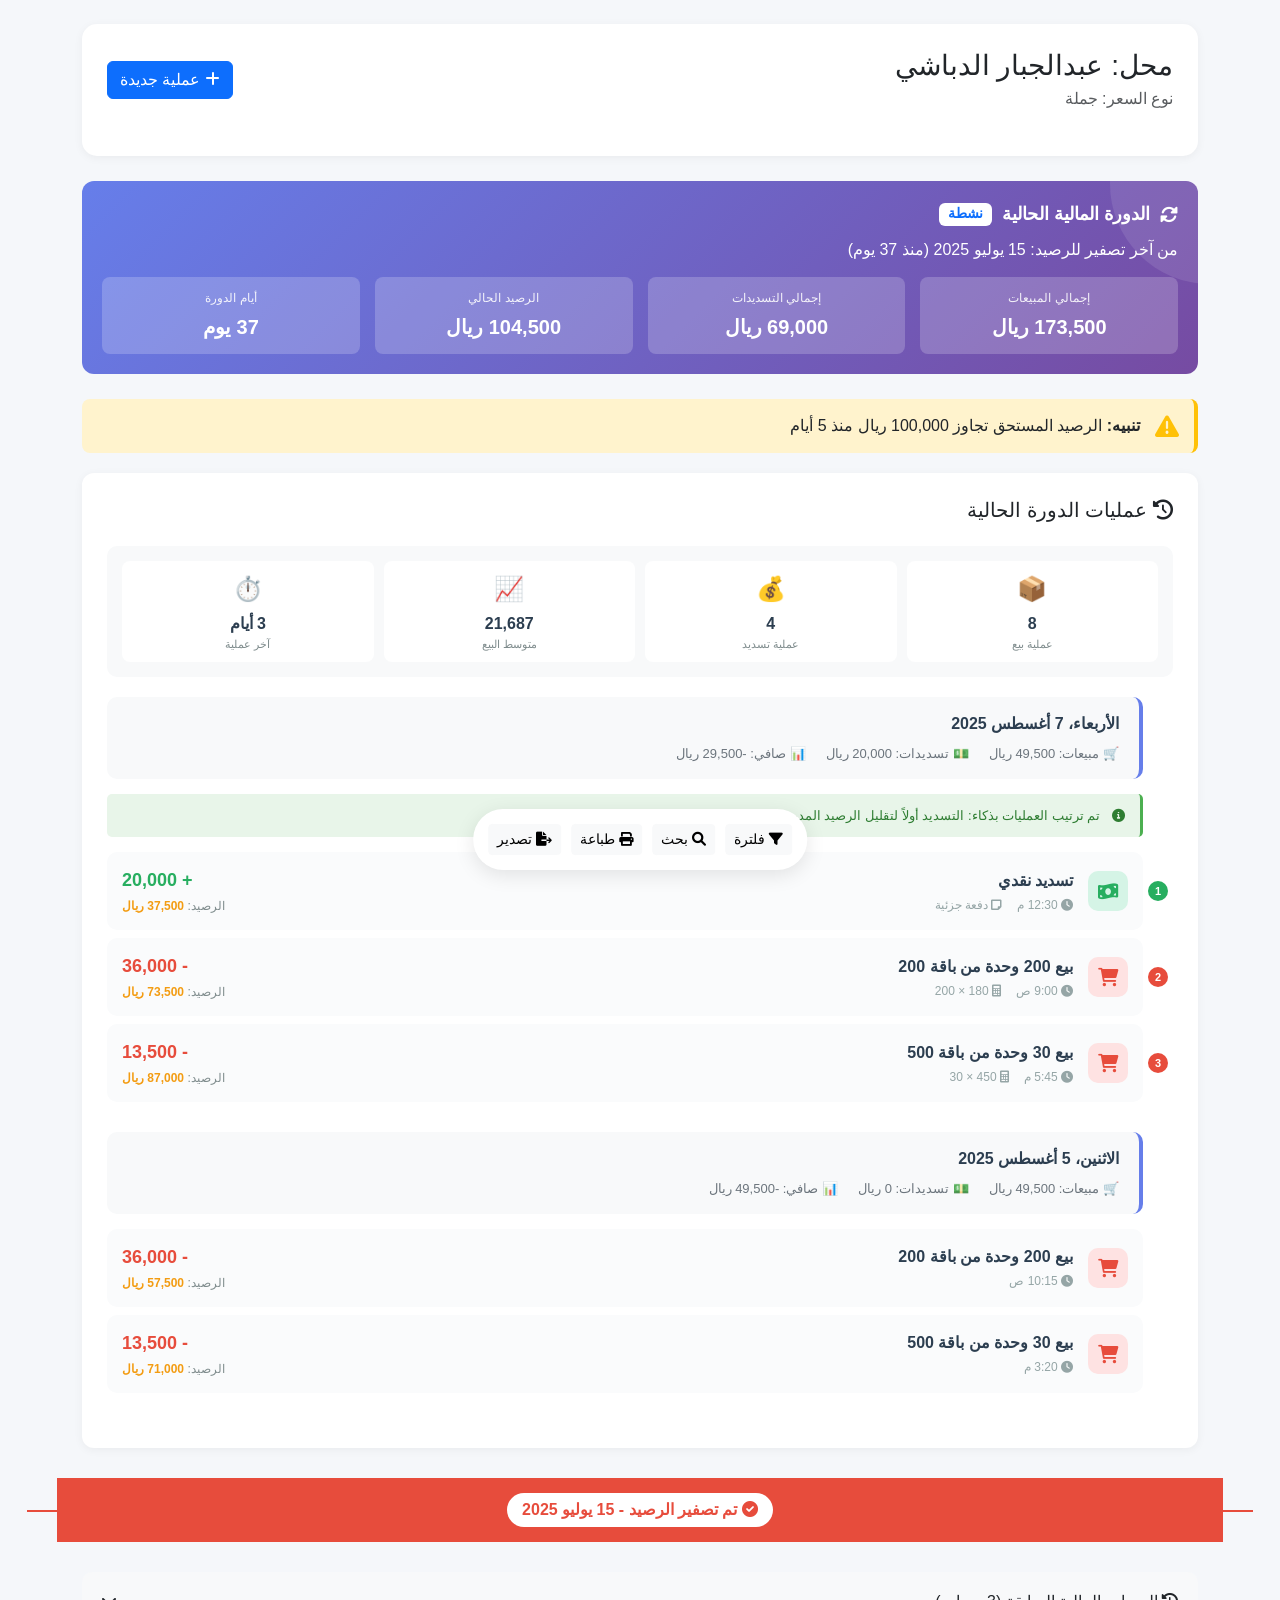
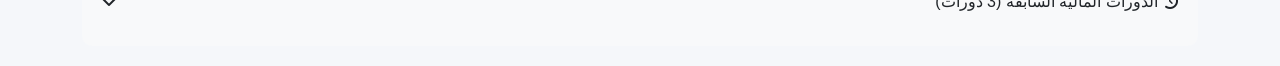
<file: عرض_الدورة_المالية.html>
<!DOCTYPE html>
<html dir="rtl" lang="ar">
<head>
    <meta charset="UTF-8">
    <meta name="viewport" content="width=device-width, initial-scale=1.0">
    <title>عرض الدورة المالية للمحل</title>
    <link href="https://cdn.jsdelivr.net/npm/bootstrap@5.3.0/dist/css/bootstrap.min.css" rel="stylesheet">
    <link rel="stylesheet" href="https://cdnjs.cloudflare.com/ajax/libs/font-awesome/6.0.0/css/all.min.css">
    <style>
        body {
            font-family: 'Segoe UI', Tahoma, Geneva, Verdana, sans-serif;
            background: #f5f7fa;
        }
        
        /* رأس الصفحة */
        .page-header {
            background: white;
            padding: 25px;
            border-radius: 15px;
            box-shadow: 0 2px 10px rgba(0,0,0,0.05);
            margin-bottom: 25px;
        }
        
        .store-info {
            display: flex;
            justify-content: space-between;
            align-items: center;
            margin-bottom: 20px;
        }
        
        /* مؤشر الدورة المالية */
        .cycle-indicator {
            background: linear-gradient(135deg, #667eea 0%, #764ba2 100%);
            color: white;
            padding: 20px;
            border-radius: 12px;
            margin-bottom: 25px;
            position: relative;
            overflow: hidden;
        }
        
        .cycle-indicator::before {
            content: '';
            position: absolute;
            top: -50%;
            right: -10%;
            width: 200px;
            height: 200px;
            background: rgba(255,255,255,0.1);
            border-radius: 50%;
        }
        
        .cycle-title {
            font-size: 18px;
            font-weight: 600;
            margin-bottom: 10px;
            display: flex;
            align-items: center;
            gap: 10px;
        }
        
        .cycle-stats {
            display: grid;
            grid-template-columns: repeat(auto-fit, minmax(150px, 1fr));
            gap: 15px;
            margin-top: 15px;
        }
        
        .cycle-stat {
            background: rgba(255,255,255,0.2);
            padding: 12px;
            border-radius: 8px;
            text-align: center;
        }
        
        .cycle-stat .label {
            font-size: 12px;
            opacity: 0.9;
        }
        
        .cycle-stat .value {
            font-size: 20px;
            font-weight: bold;
            margin-top: 5px;
        }
        
        /* فاصل الدورات */
        .cycle-separator {
            background: #e74c3c;
            color: white;
            padding: 15px;
            margin: 30px -25px;
            text-align: center;
            position: relative;
            font-weight: 600;
        }
        
        .cycle-separator::before,
        .cycle-separator::after {
            content: '';
            position: absolute;
            top: 50%;
            width: 30px;
            height: 2px;
            background: #e74c3c;
        }
        
        .cycle-separator::before {
            right: -30px;
        }
        
        .cycle-separator::after {
            left: -30px;
        }
        
        .cycle-separator .zero-balance {
            background: white;
            color: #e74c3c;
            padding: 5px 15px;
            border-radius: 20px;
            display: inline-block;
        }
        
        /* قسم الدورات السابقة */
        .previous-cycles {
            background: #f8f9fa;
            padding: 20px;
            border-radius: 10px;
            margin-bottom: 20px;
        }
        
        .previous-cycles-header {
            display: flex;
            justify-content: space-between;
            align-items: center;
            margin-bottom: 15px;
            cursor: pointer;
        }
        
        .previous-cycles-header:hover {
            color: #667eea;
        }
        
        /* حاوية العمليات */
        .timeline-container {
            background: white;
            padding: 25px;
            border-radius: 12px;
            box-shadow: 0 2px 10px rgba(0,0,0,0.05);
        }
        
        /* يوم واحد محسّن */
        .day-block {
            margin-bottom: 30px;
            position: relative;
            padding-right: 30px;
        }
        
        .day-header {
            background: #f8f9fa;
            padding: 15px 20px;
            border-radius: 10px;
            margin-bottom: 15px;
            border-right: 4px solid #667eea;
        }
        
        .day-date {
            font-weight: 600;
            color: #2c3e50;
            font-size: 16px;
            margin-bottom: 8px;
        }
        
        .day-summary {
            display: flex;
            gap: 20px;
            font-size: 13px;
            color: #6c757d;
        }
        
        /* العمليات المحسنة */
        .transaction {
            display: flex;
            align-items: center;
            padding: 15px;
            margin-bottom: 8px;
            border-radius: 10px;
            background: #fafbfc;
            transition: all 0.3s;
            position: relative;
        }
        
        .transaction:hover {
            background: #f1f3f5;
            box-shadow: 0 2px 5px rgba(0,0,0,0.05);
        }
        
        /* ترتيب ذكي للعمليات */
        .smart-order-indicator {
            position: absolute;
            right: -25px;
            top: 50%;
            transform: translateY(-50%);
            width: 20px;
            height: 20px;
            border-radius: 50%;
            display: flex;
            align-items: center;
            justify-content: center;
            font-size: 11px;
            font-weight: bold;
            color: white;
        }
        
        .transaction.sale .smart-order-indicator {
            background: #e74c3c;
        }
        
        .transaction.payment .smart-order-indicator {
            background: #27ae60;
        }
        
        /* أيقونة نوع العملية */
        .type-icon {
            width: 40px;
            height: 40px;
            border-radius: 10px;
            display: flex;
            align-items: center;
            justify-content: center;
            margin-left: 15px;
            font-size: 18px;
        }
        
        .transaction.sale .type-icon {
            background: #fee2e2;
            color: #e74c3c;
        }
        
        .transaction.payment .type-icon {
            background: #d5f4e6;
            color: #27ae60;
        }
        
        /* تفاصيل العملية */
        .transaction-info {
            flex: 1;
        }
        
        .transaction-description {
            font-weight: 600;
            color: #2c3e50;
            margin-bottom: 3px;
        }
        
        .transaction-meta {
            font-size: 12px;
            color: #95a5a6;
            display: flex;
            gap: 15px;
        }
        
        /* الأرقام */
        .transaction-numbers {
            text-align: left;
        }
        
        .amount {
            font-size: 18px;
            font-weight: bold;
        }
        
        .transaction.sale .amount {
            color: #e74c3c;
        }
        
        .transaction.payment .amount {
            color: #27ae60;
        }
        
        .balance-after {
            font-size: 12px;
            color: #7f8c8d;
            margin-top: 3px;
        }
        
        .balance-after .value {
            font-weight: 600;
            color: #f39c12;
        }
        
        /* تنبيه الترتيب الذكي */
        .smart-order-notice {
            background: #e8f5e9;
            border-right: 3px solid #4caf50;
            padding: 12px 15px;
            margin: 15px 0;
            border-radius: 5px;
            font-size: 13px;
            color: #2e7d32;
        }
        
        .smart-order-notice i {
            margin-left: 8px;
        }
        
        /* مؤشر الرصيد الصفر */
        .zero-balance-marker {
            text-align: center;
            margin: 30px 0;
            position: relative;
        }
        
        .zero-balance-marker::before {
            content: '';
            position: absolute;
            top: 50%;
            right: 0;
            left: 0;
            height: 2px;
            background: #e74c3c;
            z-index: 1;
        }
        
        .zero-balance-marker span {
            background: white;
            padding: 8px 20px;
            border: 2px solid #e74c3c;
            border-radius: 20px;
            color: #e74c3c;
            font-weight: 600;
            position: relative;
            z-index: 2;
        }
        
        /* شريط الإحصائيات السريعة */
        .quick-stats {
            display: grid;
            grid-template-columns: repeat(auto-fit, minmax(120px, 1fr));
            gap: 10px;
            padding: 15px;
            background: #f8f9fa;
            border-radius: 10px;
            margin-bottom: 20px;
        }
        
        .quick-stat {
            text-align: center;
            padding: 10px;
            background: white;
            border-radius: 8px;
        }
        
        .quick-stat .icon {
            font-size: 24px;
            margin-bottom: 5px;
        }
        
        .quick-stat .value {
            font-weight: bold;
            font-size: 16px;
            color: #2c3e50;
        }
        
        .quick-stat .label {
            font-size: 11px;
            color: #7f8c8d;
        }
        
        /* تحذير الدين المتراكم */
        .debt-warning {
            background: #fff3cd;
            border-right: 4px solid #ffc107;
            padding: 15px;
            border-radius: 8px;
            margin-bottom: 20px;
            display: flex;
            align-items: center;
            gap: 15px;
        }
        
        .debt-warning i {
            font-size: 24px;
            color: #ffc107;
        }
        
        /* أزرار الإجراءات */
        .action-buttons {
            position: fixed;
            bottom: 30px;
            left: 50%;
            transform: translateX(-50%);
            display: flex;
            gap: 10px;
            background: white;
            padding: 15px;
            border-radius: 30px;
            box-shadow: 0 5px 20px rgba(0,0,0,0.1);
        }
    </style>
</head>
<body>
    <div class="container mt-4">
        <!-- رأس الصفحة -->
        <div class="page-header">
            <div class="store-info">
                <div>
                    <h3 class="mb-1">محل: عبدالجبار الدباشي</h3>
                    <p class="text-muted mb-0">نوع السعر: جملة</p>
                </div>
                <div>
                    <button class="btn btn-primary">
                        <i class="fas fa-plus"></i> عملية جديدة
                    </button>
                </div>
            </div>
        </div>
        
        <!-- مؤشر الدورة المالية الحالية -->
        <div class="cycle-indicator">
            <div class="cycle-title">
                <i class="fas fa-sync-alt"></i>
                الدورة المالية الحالية
                <span class="badge bg-white text-primary">نشطة</span>
            </div>
            <p class="mb-0 opacity-90">من آخر تصفير للرصيد: 15 يوليو 2025 (منذ 37 يوم)</p>
            
            <div class="cycle-stats">
                <div class="cycle-stat">
                    <div class="label">إجمالي المبيعات</div>
                    <div class="value">173,500 ريال</div>
                </div>
                <div class="cycle-stat">
                    <div class="label">إجمالي التسديدات</div>
                    <div class="value">69,000 ريال</div>
                </div>
                <div class="cycle-stat">
                    <div class="label">الرصيد الحالي</div>
                    <div class="value">104,500 ريال</div>
                </div>
                <div class="cycle-stat">
                    <div class="label">أيام الدورة</div>
                    <div class="value">37 يوم</div>
                </div>
            </div>
        </div>
        
        <!-- تحذير إن وجد -->
        <div class="debt-warning">
            <i class="fas fa-exclamation-triangle"></i>
            <div>
                <strong>تنبيه:</strong> الرصيد المستحق تجاوز 100,000 ريال منذ 5 أيام
            </div>
        </div>
        
        <!-- العمليات الحالية -->
        <div class="timeline-container">
            <h5 class="mb-4">
                <i class="fas fa-history"></i>
                عمليات الدورة الحالية
            </h5>
            
            <!-- إحصائيات سريعة -->
            <div class="quick-stats">
                <div class="quick-stat">
                    <div class="icon">📦</div>
                    <div class="value">8</div>
                    <div class="label">عملية بيع</div>
                </div>
                <div class="quick-stat">
                    <div class="icon">💰</div>
                    <div class="value">4</div>
                    <div class="label">عملية تسديد</div>
                </div>
                <div class="quick-stat">
                    <div class="icon">📈</div>
                    <div class="value">21,687</div>
                    <div class="label">متوسط البيع</div>
                </div>
                <div class="quick-stat">
                    <div class="icon">⏱️</div>
                    <div class="value">3 أيام</div>
                    <div class="label">آخر عملية</div>
                </div>
            </div>
            
            <!-- يوم به مبيعات وتسديد مع ترتيب ذكي -->
            <div class="day-block">
                <div class="day-header">
                    <div class="day-date">الأربعاء، 7 أغسطس 2025</div>
                    <div class="day-summary">
                        <span>🛒 مبيعات: 49,500 ريال</span>
                        <span>💵 تسديدات: 20,000 ريال</span>
                        <span>📊 صافي: -29,500 ريال</span>
                    </div>
                </div>
                
                <div class="smart-order-notice">
                    <i class="fas fa-info-circle"></i>
                    تم ترتيب العمليات بذكاء: التسديد أولاً لتقليل الرصيد المدين
                </div>
                
                <!-- تسديد أولاً (ترتيب ذكي) -->
                <div class="transaction payment">
                    <span class="smart-order-indicator">1</span>
                    <div class="type-icon">
                        <i class="fas fa-money-bill-wave"></i>
                    </div>
                    <div class="transaction-info">
                        <div class="transaction-description">تسديد نقدي</div>
                        <div class="transaction-meta">
                            <span><i class="fas fa-clock"></i> 12:30 م</span>
                            <span><i class="fas fa-sticky-note"></i> دفعة جزئية</span>
                        </div>
                    </div>
                    <div class="transaction-numbers">
                        <div class="amount">+ 20,000</div>
                        <div class="balance-after">الرصيد: <span class="value">37,500 ريال</span></div>
                    </div>
                </div>
                
                <!-- ثم المبيعات -->
                <div class="transaction sale">
                    <span class="smart-order-indicator">2</span>
                    <div class="type-icon">
                        <i class="fas fa-shopping-cart"></i>
                    </div>
                    <div class="transaction-info">
                        <div class="transaction-description">بيع 200 وحدة من باقة 200</div>
                        <div class="transaction-meta">
                            <span><i class="fas fa-clock"></i> 9:00 ص</span>
                            <span><i class="fas fa-calculator"></i> 180 × 200</span>
                        </div>
                    </div>
                    <div class="transaction-numbers">
                        <div class="amount">- 36,000</div>
                        <div class="balance-after">الرصيد: <span class="value">73,500 ريال</span></div>
                    </div>
                </div>
                
                <div class="transaction sale">
                    <span class="smart-order-indicator">3</span>
                    <div class="type-icon">
                        <i class="fas fa-shopping-cart"></i>
                    </div>
                    <div class="transaction-info">
                        <div class="transaction-description">بيع 30 وحدة من باقة 500</div>
                        <div class="transaction-meta">
                            <span><i class="fas fa-clock"></i> 5:45 م</span>
                            <span><i class="fas fa-calculator"></i> 450 × 30</span>
                        </div>
                    </div>
                    <div class="transaction-numbers">
                        <div class="amount">- 13,500</div>
                        <div class="balance-after">الرصيد: <span class="value">87,000 ريال</span></div>
                    </div>
                </div>
            </div>
            
            <!-- يوم عادي -->
            <div class="day-block">
                <div class="day-header">
                    <div class="day-date">الاثنين، 5 أغسطس 2025</div>
                    <div class="day-summary">
                        <span>🛒 مبيعات: 49,500 ريال</span>
                        <span>💵 تسديدات: 0 ريال</span>
                        <span>📊 صافي: -49,500 ريال</span>
                    </div>
                </div>
                
                <!-- المبيعات بالترتيب الزمني -->
                <div class="transaction sale">
                    <div class="type-icon">
                        <i class="fas fa-shopping-cart"></i>
                    </div>
                    <div class="transaction-info">
                        <div class="transaction-description">بيع 200 وحدة من باقة 200</div>
                        <div class="transaction-meta">
                            <span><i class="fas fa-clock"></i> 10:15 ص</span>
                        </div>
                    </div>
                    <div class="transaction-numbers">
                        <div class="amount">- 36,000</div>
                        <div class="balance-after">الرصيد: <span class="value">57,500 ريال</span></div>
                    </div>
                </div>
                
                <div class="transaction sale">
                    <div class="type-icon">
                        <i class="fas fa-shopping-cart"></i>
                    </div>
                    <div class="transaction-info">
                        <div class="transaction-description">بيع 30 وحدة من باقة 500</div>
                        <div class="transaction-meta">
                            <span><i class="fas fa-clock"></i> 3:20 م</span>
                        </div>
                    </div>
                    <div class="transaction-numbers">
                        <div class="amount">- 13,500</div>
                        <div class="balance-after">الرصيد: <span class="value">71,000 ريال</span></div>
                    </div>
                </div>
            </div>
        </div>
        
        <!-- فاصل نهاية الدورة السابقة -->
        <div class="cycle-separator">
            <span class="zero-balance">
                <i class="fas fa-check-circle"></i>
                تم تصفير الرصيد - 15 يوليو 2025
            </span>
        </div>
        
        <!-- الدورات السابقة (مطوية) -->
        <div class="previous-cycles">
            <div class="previous-cycles-header" data-bs-toggle="collapse" data-bs-target="#oldCycles">
                <h6 class="mb-0">
                    <i class="fas fa-history"></i>
                    الدورات المالية السابقة (3 دورات)
                </h6>
                <i class="fas fa-chevron-down"></i>
            </div>
            
            <div class="collapse" id="oldCycles">
                <div class="mt-3">
                    <div class="alert alert-light">
                        <strong>الدورة السابقة:</strong> 1 مايو - 15 يوليو 2025
                        <br>
                        <small>المدة: 75 يوم | إجمالي المبيعات: 320,000 ريال | تم السداد الكامل</small>
                    </div>
                </div>
            </div>
        </div>
        
        <!-- أزرار الإجراءات -->
        <div class="action-buttons">
            <button class="btn btn-sm btn-light">
                <i class="fas fa-filter"></i> فلترة
            </button>
            <button class="btn btn-sm btn-light">
                <i class="fas fa-search"></i> بحث
            </button>
            <button class="btn btn-sm btn-light">
                <i class="fas fa-print"></i> طباعة
            </button>
            <button class="btn btn-sm btn-light">
                <i class="fas fa-file-export"></i> تصدير
            </button>
        </div>
    </div>
    
    <script src="https://cdn.jsdelivr.net/npm/bootstrap@5.3.0/dist/js/bootstrap.bundle.min.js"></script>
</body>
</html>
</file>
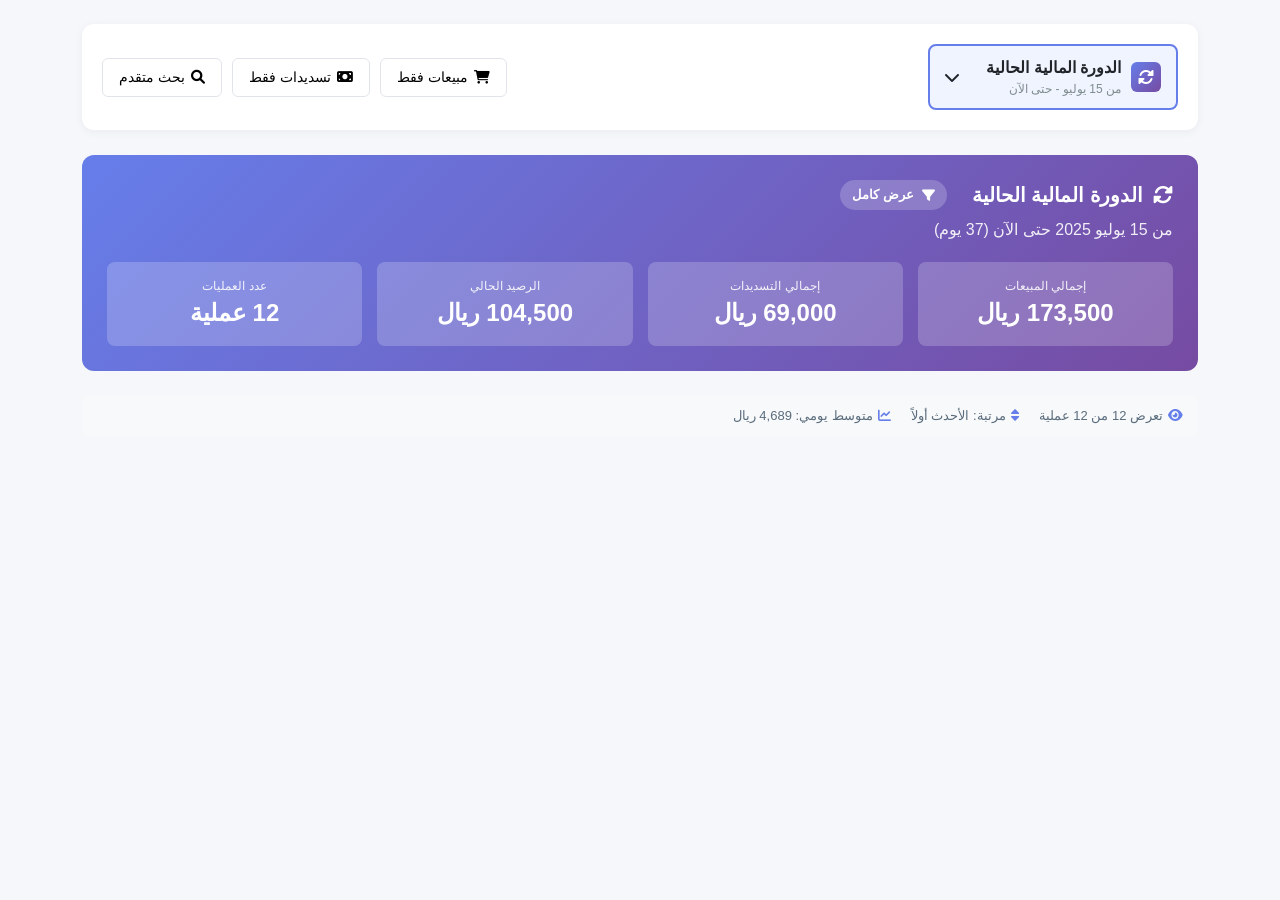
<file: عرض_متقدم_مع_فلترة.html>
<!DOCTYPE html>
<html dir="rtl" lang="ar">
<head>
    <meta charset="UTF-8">
    <meta name="viewport" content="width=device-width, initial-scale=1.0">
    <title>عرض متقدم مع فلترة ذكية</title>
    <link href="https://cdn.jsdelivr.net/npm/bootstrap@5.3.0/dist/css/bootstrap.min.css" rel="stylesheet">
    <link rel="stylesheet" href="https://cdnjs.cloudflare.com/ajax/libs/font-awesome/6.0.0/css/all.min.css">
    <style>
        body {
            font-family: 'Segoe UI', Tahoma, Geneva, Verdana, sans-serif;
            background: #f5f7fa;
        }
        
        /* شريط الفلترة المتقدم */
        .advanced-filter-bar {
            background: white;
            padding: 20px;
            border-radius: 12px;
            box-shadow: 0 2px 10px rgba(0,0,0,0.05);
            margin-bottom: 25px;
            position: sticky;
            top: 10px;
            z-index: 100;
        }
        
        .filter-controls {
            display: flex;
            gap: 15px;
            align-items: center;
            flex-wrap: wrap;
        }
        
        /* قائمة الفترات المنسدلة */
        .period-selector {
            position: relative;
            min-width: 250px;
        }
        
        .period-selector-button {
            width: 100%;
            padding: 10px 15px;
            border: 2px solid #e1e5eb;
            border-radius: 8px;
            background: white;
            display: flex;
            justify-content: space-between;
            align-items: center;
            cursor: pointer;
            transition: all 0.3s;
        }
        
        .period-selector-button:hover {
            border-color: #667eea;
        }
        
        .period-selector-button.active {
            border-color: #667eea;
            background: #f0f4ff;
        }
        
        .selected-period {
            display: flex;
            align-items: center;
            gap: 10px;
        }
        
        .selected-period .icon {
            width: 30px;
            height: 30px;
            border-radius: 6px;
            display: flex;
            align-items: center;
            justify-content: center;
            font-size: 16px;
        }
        
        .cycle-icon {
            background: linear-gradient(135deg, #667eea 0%, #764ba2 100%);
            color: white;
        }
        
        .time-icon {
            background: #e3f2fd;
            color: #1976d2;
        }
        
        .custom-icon {
            background: #fff3e0;
            color: #f57c00;
        }
        
        /* القائمة المنسدلة */
        .period-dropdown {
            position: absolute;
            top: 100%;
            right: 0;
            left: 0;
            background: white;
            border: 1px solid #e1e5eb;
            border-radius: 8px;
            margin-top: 5px;
            box-shadow: 0 5px 20px rgba(0,0,0,0.1);
            display: none;
            z-index: 1000;
            max-height: 400px;
            overflow-y: auto;
        }
        
        .period-dropdown.show {
            display: block;
        }
        
        .period-group {
            padding: 8px 12px;
            font-size: 11px;
            font-weight: 600;
            color: #95a5a6;
            background: #f8f9fa;
            text-transform: uppercase;
        }
        
        .period-option {
            padding: 12px 16px;
            cursor: pointer;
            transition: all 0.2s;
            display: flex;
            align-items: center;
            gap: 12px;
            border-bottom: 1px solid #f5f5f5;
        }
        
        .period-option:hover {
            background: #f8f9fa;
        }
        
        .period-option.selected {
            background: #e8f0fe;
            color: #1976d2;
        }
        
        .period-option .option-icon {
            width: 35px;
            height: 35px;
            border-radius: 8px;
            display: flex;
            align-items: center;
            justify-content: center;
            font-size: 18px;
        }
        
        .period-option .option-details {
            flex: 1;
        }
        
        .period-option .option-name {
            font-weight: 600;
            margin-bottom: 2px;
        }
        
        .period-option .option-description {
            font-size: 12px;
            color: #7f8c8d;
        }
        
        .period-option .option-badge {
            background: #e74c3c;
            color: white;
            padding: 3px 8px;
            border-radius: 12px;
            font-size: 11px;
            font-weight: 600;
        }
        
        /* التاريخ المخصص */
        .custom-date-inputs {
            display: none;
            gap: 10px;
            align-items: center;
            animation: slideIn 0.3s ease;
        }
        
        .custom-date-inputs.show {
            display: flex;
        }
        
        @keyframes slideIn {
            from {
                opacity: 0;
                transform: translateX(-10px);
            }
            to {
                opacity: 1;
                transform: translateX(0);
            }
        }
        
        .date-input {
            padding: 8px 12px;
            border: 1px solid #e1e5eb;
            border-radius: 6px;
            font-size: 14px;
        }
        
        /* الأزرار الإضافية */
        .filter-actions {
            display: flex;
            gap: 10px;
            margin-right: auto;
        }
        
        .filter-btn {
            padding: 8px 16px;
            border: 1px solid #e1e5eb;
            background: white;
            border-radius: 6px;
            cursor: pointer;
            transition: all 0.3s;
            display: flex;
            align-items: center;
            gap: 6px;
            font-size: 14px;
        }
        
        .filter-btn:hover {
            background: #f8f9fa;
        }
        
        .filter-btn.active {
            background: #667eea;
            color: white;
            border-color: #667eea;
        }
        
        /* ملخص الفترة المحددة */
        .period-summary {
            background: linear-gradient(135deg, #667eea 0%, #764ba2 100%);
            color: white;
            padding: 25px;
            border-radius: 12px;
            margin-bottom: 25px;
            position: relative;
            overflow: hidden;
        }
        
        .period-summary.custom-period {
            background: linear-gradient(135deg, #f57c00 0%, #ff9800 100%);
        }
        
        .period-summary.all-time {
            background: linear-gradient(135deg, #1976d2 0%, #42a5f5 100%);
        }
        
        .period-title {
            font-size: 20px;
            font-weight: 600;
            margin-bottom: 8px;
            display: flex;
            align-items: center;
            gap: 10px;
        }
        
        .period-subtitle {
            opacity: 0.9;
            margin-bottom: 20px;
        }
        
        .period-stats {
            display: grid;
            grid-template-columns: repeat(auto-fit, minmax(150px, 1fr));
            gap: 15px;
        }
        
        .period-stat {
            background: rgba(255,255,255,0.2);
            padding: 15px;
            border-radius: 8px;
            text-align: center;
        }
        
        /* مؤشر نوع العرض */
        .view-indicator {
            display: inline-flex;
            align-items: center;
            gap: 8px;
            background: rgba(255,255,255,0.2);
            padding: 5px 12px;
            border-radius: 20px;
            font-size: 13px;
            margin-right: 15px;
        }
        
        /* تنبيهات خاصة */
        .special-notice {
            background: #e8f5e9;
            border-right: 4px solid #4caf50;
            padding: 15px;
            border-radius: 8px;
            margin-bottom: 20px;
            display: flex;
            align-items: center;
            gap: 15px;
        }
        
        .special-notice.warning {
            background: #fff3cd;
            border-color: #ffc107;
        }
        
        .special-notice .icon {
            font-size: 24px;
        }
        
        /* شريط التنقل بين الدورات */
        .cycles-navigation {
            background: white;
            padding: 15px;
            border-radius: 8px;
            margin-bottom: 20px;
            display: flex;
            align-items: center;
            justify-content: space-between;
        }
        
        .cycle-nav-btn {
            padding: 8px 16px;
            border: 1px solid #e1e5eb;
            background: white;
            border-radius: 6px;
            cursor: pointer;
            transition: all 0.3s;
            display: flex;
            align-items: center;
            gap: 8px;
        }
        
        .cycle-nav-btn:hover:not(:disabled) {
            background: #f8f9fa;
            border-color: #667eea;
        }
        
        .cycle-nav-btn:disabled {
            opacity: 0.5;
            cursor: not-allowed;
        }
        
        /* شريط معلومات إضافي */
        .info-ribbon {
            background: #f8f9fa;
            padding: 10px 15px;
            border-radius: 6px;
            font-size: 13px;
            color: #5a6c7d;
            display: flex;
            align-items: center;
            gap: 20px;
            margin-bottom: 15px;
        }
        
        .info-item {
            display: flex;
            align-items: center;
            gap: 5px;
        }
        
        .info-item i {
            color: #667eea;
        }
    </style>
</head>
<body>
    <div class="container mt-4">
        <!-- شريط الفلترة المتقدم -->
        <div class="advanced-filter-bar">
            <div class="filter-controls">
                <!-- قائمة اختيار الفترة -->
                <div class="period-selector">
                    <div class="period-selector-button active" onclick="togglePeriodDropdown()">
                        <div class="selected-period">
                            <div class="icon cycle-icon">
                                <i class="fas fa-sync-alt"></i>
                            </div>
                            <div>
                                <div style="font-weight: 600;">الدورة المالية الحالية</div>
                                <div style="font-size: 12px; color: #7f8c8d;">من 15 يوليو - حتى الآن</div>
                            </div>
                        </div>
                        <i class="fas fa-chevron-down"></i>
                    </div>
                    
                    <!-- القائمة المنسدلة -->
                    <div class="period-dropdown" id="periodDropdown">
                        <!-- الدورات المالية -->
                        <div class="period-group">الدورات المالية</div>
                        
                        <div class="period-option selected">
                            <div class="option-icon cycle-icon">
                                <i class="fas fa-sync-alt"></i>
                            </div>
                            <div class="option-details">
                                <div class="option-name">الدورة المالية الحالية</div>
                                <div class="option-description">من آخر تصفير: 15 يوليو - حتى الآن</div>
                            </div>
                            <span class="option-badge">افتراضي</span>
                        </div>
                        
                        <div class="period-option">
                            <div class="option-icon" style="background: #e8f0fe; color: #1976d2;">
                                <i class="fas fa-history"></i>
                            </div>
                            <div class="option-details">
                                <div class="option-name">الدورة السابقة</div>
                                <div class="option-description">1 مايو - 15 يوليو 2025</div>
                            </div>
                        </div>
                        
                        <div class="period-option">
                            <div class="option-icon" style="background: #f3e5f5; color: #7b1fa2;">
                                <i class="fas fa-infinity"></i>
                            </div>
                            <div class="option-details">
                                <div class="option-name">من البداية</div>
                                <div class="option-description">كل العمليات المسجلة</div>
                            </div>
                        </div>
                        
                        <!-- الفترات الزمنية -->
                        <div class="period-group">فترات زمنية سريعة</div>
                        
                        <div class="period-option">
                            <div class="option-icon time-icon">
                                <i class="fas fa-calendar-day"></i>
                            </div>
                            <div class="option-details">
                                <div class="option-name">اليوم</div>
                                <div class="option-description">21 أغسطس 2025</div>
                            </div>
                        </div>
                        
                        <div class="period-option">
                            <div class="option-icon time-icon">
                                <i class="fas fa-calendar-week"></i>
                            </div>
                            <div class="option-details">
                                <div class="option-name">آخر 7 أيام</div>
                                <div class="option-description">15 - 21 أغسطس</div>
                            </div>
                        </div>
                        
                        <div class="period-option">
                            <div class="option-icon time-icon">
                                <i class="fas fa-calendar-alt"></i>
                            </div>
                            <div class="option-details">
                                <div class="option-name">آخر 30 يوم</div>
                                <div class="option-description">22 يوليو - 21 أغسطس</div>
                            </div>
                        </div>
                        
                        <div class="period-option">
                            <div class="option-icon time-icon">
                                <i class="fas fa-calendar-check"></i>
                            </div>
                            <div class="option-details">
                                <div class="option-name">هذا الشهر</div>
                                <div class="option-description">أغسطس 2025</div>
                            </div>
                        </div>
                        
                        <div class="period-option">
                            <div class="option-icon time-icon">
                                <i class="fas fa-calendar-minus"></i>
                            </div>
                            <div class="option-details">
                                <div class="option-name">الشهر السابق</div>
                                <div class="option-description">يوليو 2025</div>
                            </div>
                        </div>
                        
                        <!-- مخصص -->
                        <div class="period-group">مخصص</div>
                        
                        <div class="period-option" onclick="showCustomDate()">
                            <div class="option-icon custom-icon">
                                <i class="fas fa-calendar-plus"></i>
                            </div>
                            <div class="option-details">
                                <div class="option-name">تحديد فترة مخصصة</div>
                                <div class="option-description">اختر تاريخ البداية والنهاية</div>
                            </div>
                        </div>
                    </div>
                </div>
                
                <!-- إدخال التاريخ المخصص -->
                <div class="custom-date-inputs" id="customDateInputs">
                    <label>من:</label>
                    <input type="date" class="date-input" id="startDate">
                    <label>إلى:</label>
                    <input type="date" class="date-input" id="endDate">
                    <button class="filter-btn" onclick="applyCustomDate()">
                        <i class="fas fa-check"></i> تطبيق
                    </button>
                </div>
                
                <!-- أزرار إضافية -->
                <div class="filter-actions">
                    <button class="filter-btn" onclick="toggleSalesOnly()">
                        <i class="fas fa-shopping-cart"></i> مبيعات فقط
                    </button>
                    <button class="filter-btn" onclick="togglePaymentsOnly()">
                        <i class="fas fa-money-bill"></i> تسديدات فقط
                    </button>
                    <button class="filter-btn">
                        <i class="fas fa-search"></i> بحث متقدم
                    </button>
                </div>
            </div>
        </div>
        
        <!-- ملخص الفترة المحددة -->
        <div class="period-summary">
            <div class="period-title">
                <i class="fas fa-sync-alt"></i>
                الدورة المالية الحالية
                <span class="view-indicator">
                    <i class="fas fa-filter"></i> عرض كامل
                </span>
            </div>
            <div class="period-subtitle">
                من 15 يوليو 2025 حتى الآن (37 يوم)
            </div>
            
            <div class="period-stats">
                <div class="period-stat">
                    <div style="font-size: 12px; opacity: 0.9;">إجمالي المبيعات</div>
                    <div style="font-size: 24px; font-weight: bold;">173,500 ريال</div>
                </div>
                <div class="period-stat">
                    <div style="font-size: 12px; opacity: 0.9;">إجمالي التسديدات</div>
                    <div style="font-size: 24px; font-weight: bold;">69,000 ريال</div>
                </div>
                <div class="period-stat">
                    <div style="font-size: 12px; opacity: 0.9;">الرصيد الحالي</div>
                    <div style="font-size: 24px; font-weight: bold;">104,500 ريال</div>
                </div>
                <div class="period-stat">
                    <div style="font-size: 12px; opacity: 0.9;">عدد العمليات</div>
                    <div style="font-size: 24px; font-weight: bold;">12 عملية</div>
                </div>
            </div>
        </div>
        
        <!-- تنبيه خاص عند عرض فترة مخصصة -->
        <div class="special-notice" style="display: none;" id="customPeriodNotice">
            <div class="icon">
                <i class="fas fa-info-circle" style="color: #1976d2;"></i>
            </div>
            <div>
                <strong>عرض فترة مخصصة:</strong>
                تعرض الآن العمليات من 1 أغسطس إلى 15 أغسطس 2025 (15 يوم)
                <br>
                <small>قد تكون هذه الفترة تتضمن أكثر من دورة مالية</small>
            </div>
        </div>
        
        <!-- شريط معلومات -->
        <div class="info-ribbon">
            <div class="info-item">
                <i class="fas fa-eye"></i>
                <span>تعرض 12 من 12 عملية</span>
            </div>
            <div class="info-item">
                <i class="fas fa-sort"></i>
                <span>مرتبة: الأحدث أولاً</span>
            </div>
            <div class="info-item">
                <i class="fas fa-chart-line"></i>
                <span>متوسط يومي: 4,689 ريال</span>
            </div>
        </div>
        
        <!-- التنقل بين الدورات (يظهر عند اختيار دورة مالية) -->
        <div class="cycles-navigation" style="display: none;" id="cyclesNav">
            <button class="cycle-nav-btn" disabled>
                <i class="fas fa-chevron-right"></i>
                الدورة التالية
            </button>
            
            <div style="text-align: center;">
                <strong>الدورة المالية الحالية</strong>
                <br>
                <small>15 يوليو - حتى الآن</small>
            </div>
            
            <button class="cycle-nav-btn">
                <i class="fas fa-chevron-left"></i>
                الدورة السابقة
            </button>
        </div>
        
        <!-- محتوى العمليات (نفس التصميم السابق) -->
        <div class="timeline-container">
            <!-- العمليات تظهر هنا حسب الفترة المحددة -->
        </div>
    </div>
    
    <script>
        // إظهار/إخفاء قائمة الفترات
        function togglePeriodDropdown() {
            const dropdown = document.getElementById('periodDropdown');
            dropdown.classList.toggle('show');
        }
        
        // إظهار حقول التاريخ المخصص
        function showCustomDate() {
            document.getElementById('customDateInputs').classList.add('show');
            document.getElementById('periodDropdown').classList.remove('show');
        }
        
        // تطبيق التاريخ المخصص
        function applyCustomDate() {
            const startDate = document.getElementById('startDate').value;
            const endDate = document.getElementById('endDate').value;
            
            if (startDate && endDate) {
                // تحديث العرض
                document.querySelector('.period-summary').classList.add('custom-period');
                document.querySelector('.period-title').innerHTML = `
                    <i class="fas fa-calendar-plus"></i>
                    فترة مخصصة
                    <span class="view-indicator">
                        <i class="fas fa-filter"></i> ${startDate} - ${endDate}
                    </span>
                `;
                
                // إظهار التنبيه
                document.getElementById('customPeriodNotice').style.display = 'flex';
                
                // إخفاء التنقل بين الدورات
                document.getElementById('cyclesNav').style.display = 'none';
            }
        }
        
        // إغلاق القائمة عند النقر خارجها
        document.addEventListener('click', function(e) {
            const selector = document.querySelector('.period-selector');
            if (!selector.contains(e.target)) {
                document.getElementById('periodDropdown').classList.remove('show');
            }
        });
        
        // تبديل عرض المبيعات فقط
        function toggleSalesOnly() {
            const btn = event.target.closest('.filter-btn');
            btn.classList.toggle('active');
        }
        
        // تبديل عرض التسديدات فقط
        function togglePaymentsOnly() {
            const btn = event.target.closest('.filter-btn');
            btn.classList.toggle('active');
        }
    </script>
</body>
</html>
</file>
